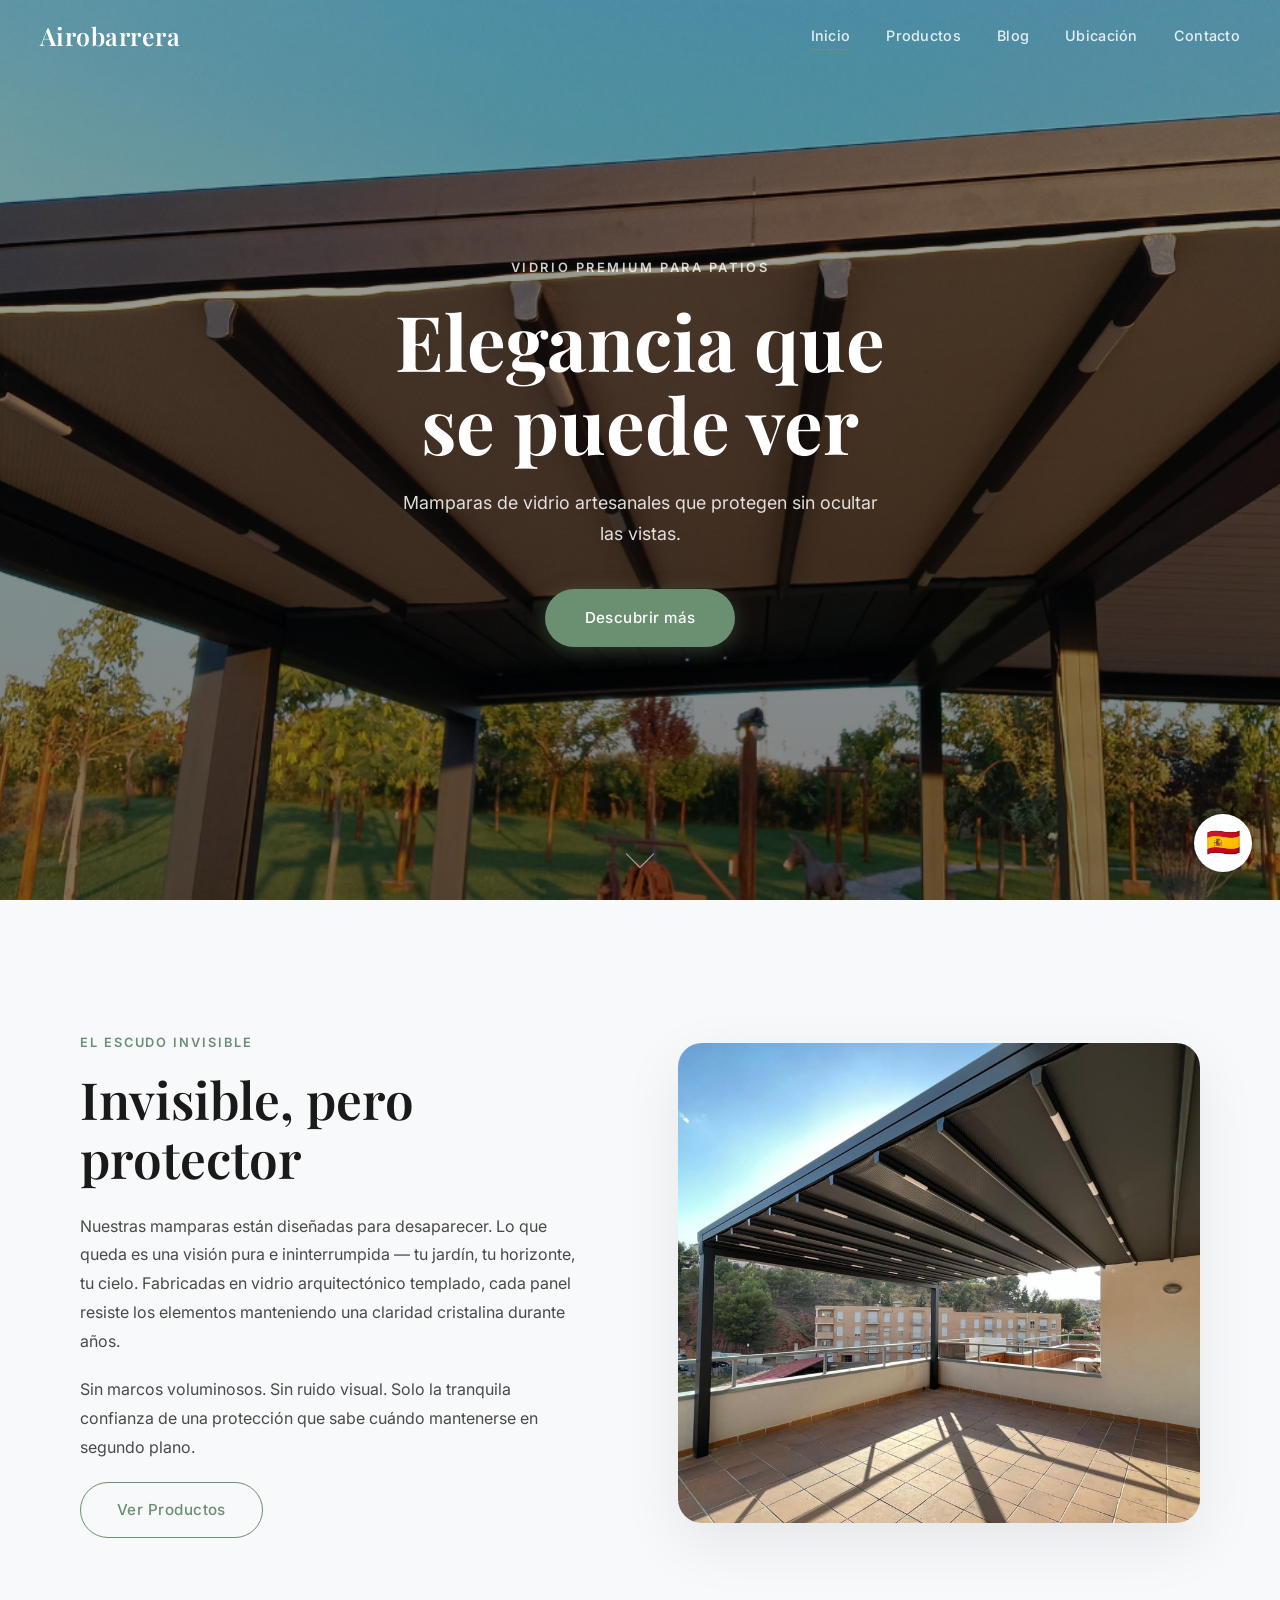
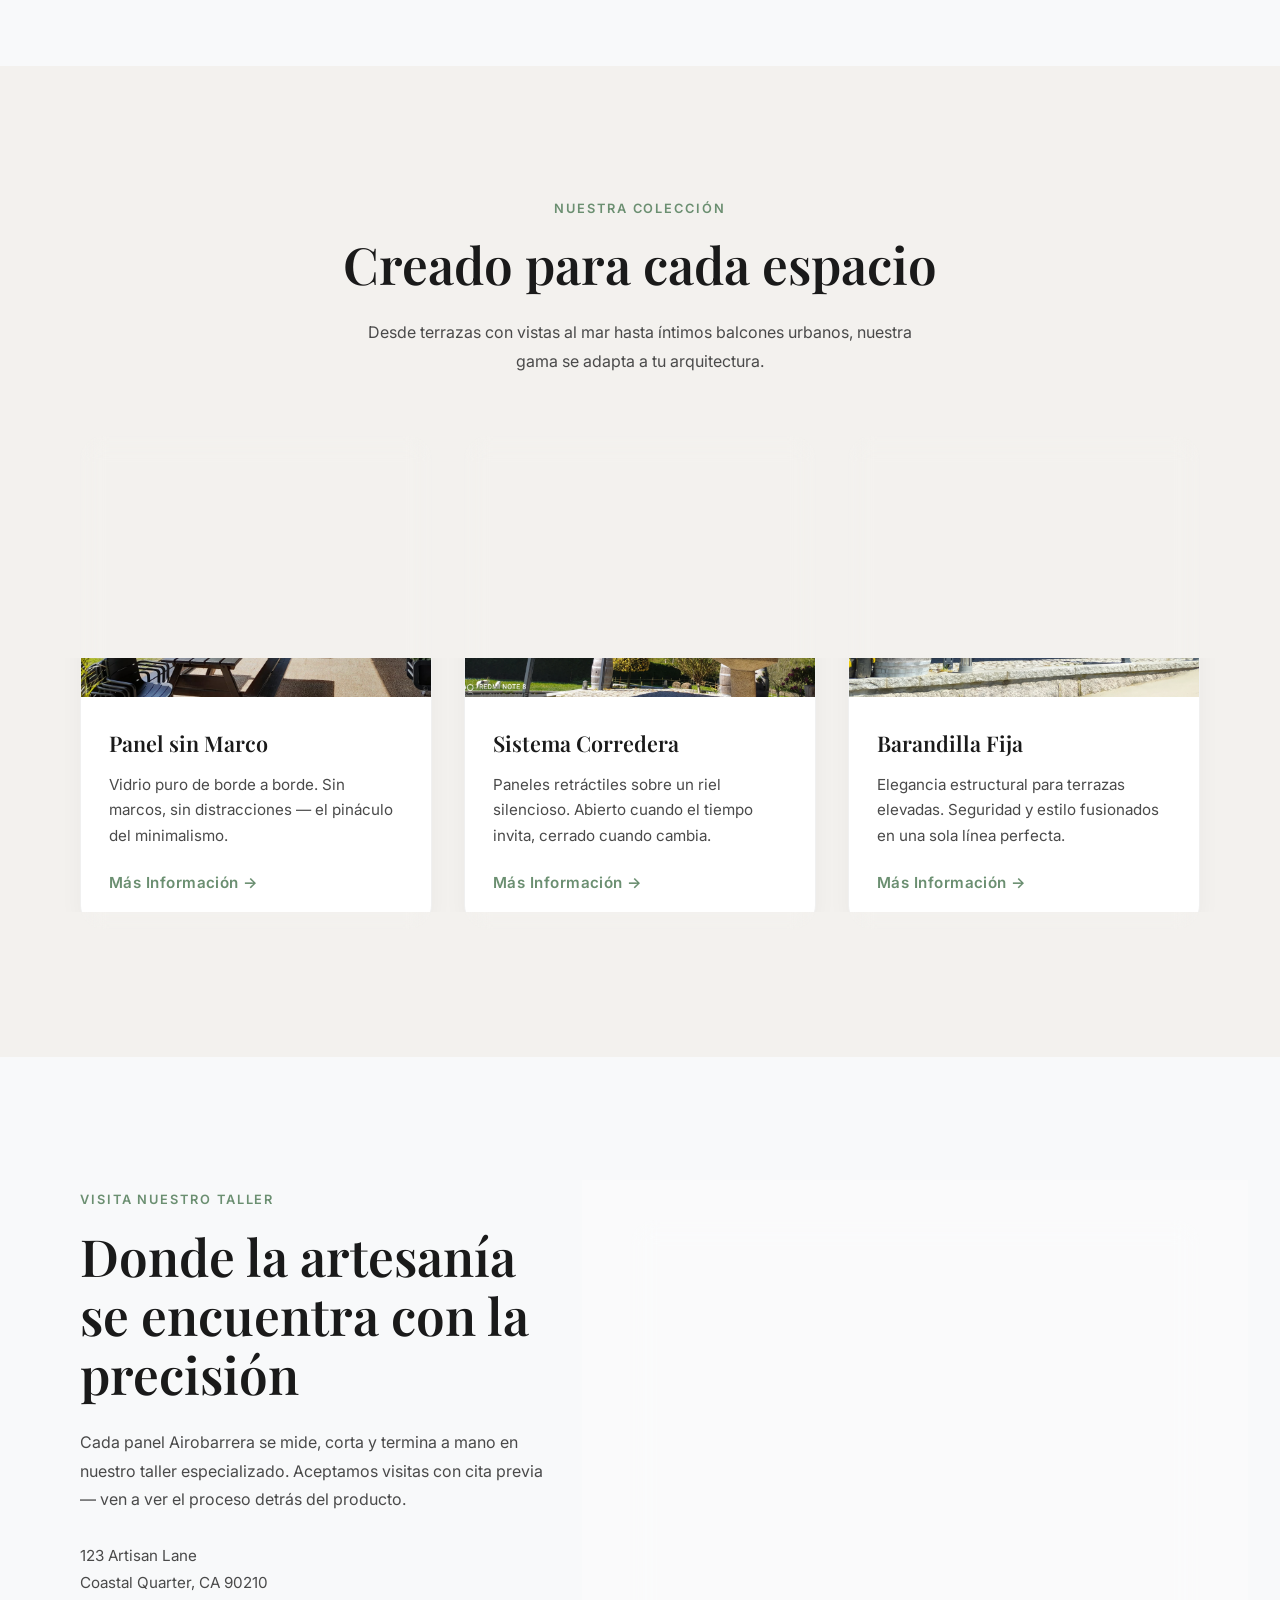
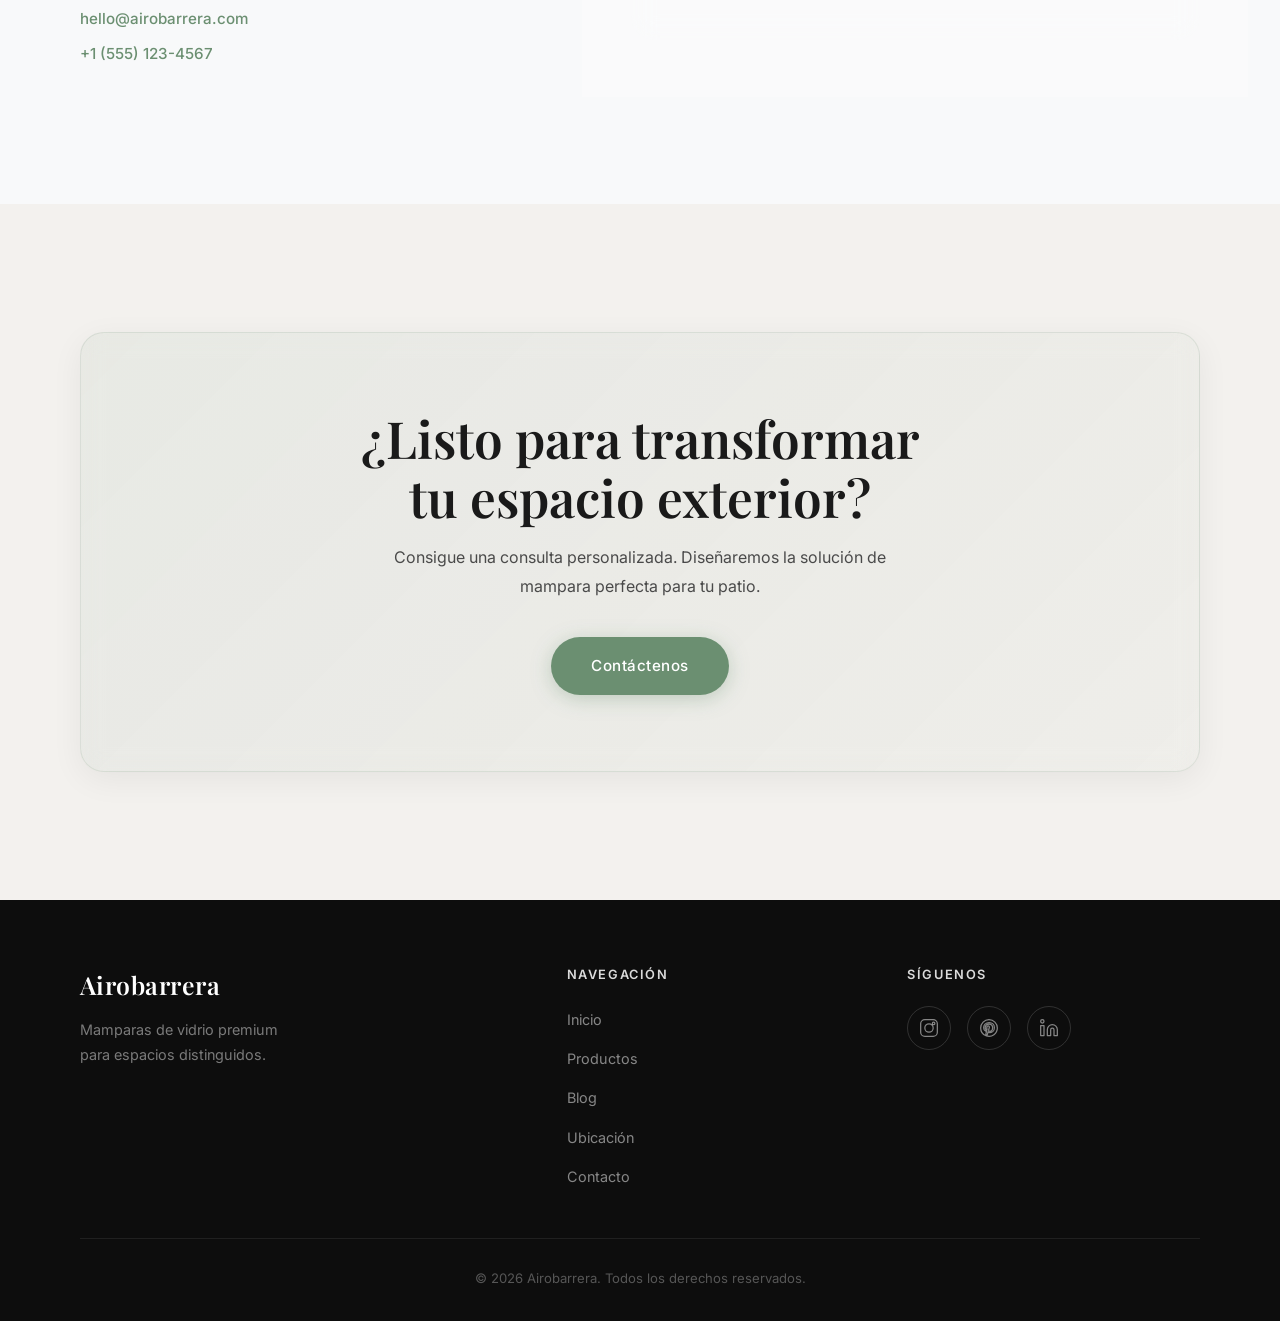
<file: index.html>
<!DOCTYPE html>
<html lang="en">
<head>
  <meta charset="UTF-8">
  <meta name="viewport" content="width=device-width, initial-scale=1.0">
  <meta name="description" content="Airobarrera — Premium glass windscreens for luxury patios. Invisible protection, timeless elegance.">
  <title>Airobarrera — Premium Patio Glass</title>
  <link rel="preconnect" href="https://fonts.googleapis.com">
  <link rel="preconnect" href="https://fonts.gstatic.com" crossorigin>
  <link href="https://fonts.googleapis.com/css2?family=Playfair+Display:wght@400;500;600;700&family=Inter:wght@300;400;500;600&display=swap" rel="stylesheet">
  <link rel="stylesheet" href="styles.css">
  <link rel="icon" type="image/png" href="assets/favicon/favicon.png">
</head>
<body>

  <!-- ═══════════════════════════════════════════
       HEADER — Sticky Glassmorphism Navigation
  ════════════════════════════════════════════ -->
  <header class="site-header" id="siteHeader">
    <div class="header-inner">
      <a href="index.html" class="logo" aria-label="Airobarrera Home">Airobarrera</a>
      <nav class="main-nav" id="mainNav" aria-label="Primary navigation">
        <ul class="nav-links">
          <li><a href="#hero" class="nav-link active" data-i18n="nav.home">Home</a></li>
          <li><a href="products.html" class="nav-link" data-i18n="nav.products">Products</a></li>
          <li><a href="blog.html" class="nav-link" data-i18n="nav.blog">Blog</a></li>
          <li><a href="#location" class="nav-link" data-i18n="nav.location">Location</a></li>
          <li><a href="#contact" class="nav-link" data-i18n="nav.contact">Contact</a></li>
        </ul>
      </nav>
      <button class="hamburger" id="hamburger" aria-label="Toggle menu" aria-expanded="false">
        <span class="hamburger-line"></span>
        <span class="hamburger-line"></span>
        <span class="hamburger-line"></span>
      </button>
    </div>
  </header>

  <main>

    <!-- ═══════════════════════════════════════════
         HERO — Full-viewport Immersive Statement
    ════════════════════════════════════════════ -->
    <section class="hero" id="hero">
      <div class="hero-bg" style="background-image: url('assets/Screenshot%202026-02-21%20at%2017.36.55.png');"></div>
      <div class="hero-overlay"></div>
      <div class="hero-content reveal">
        <span class="hero-eyebrow" data-i18n="hero.eyebrow">Premium Patio Glass</span>
        <h1 class="hero-title" data-i18n-html="hero.title">Elegance You<br>Can See Through</h1>
        <p class="hero-subtitle" data-i18n="hero.subtitle">Handcrafted glass windscreens that shield without hiding the view.</p>
        <a href="#about" class="btn btn-primary" data-i18n="hero.btn">Discover More</a>
      </div>
      <div class="hero-scroll-hint" aria-hidden="true">
        <span class="scroll-arrow"></span>
      </div>
    </section>

    <!-- ═══════════════════════════════════════════
         THE UNSEEN — Product Philosophy
    ════════════════════════════════════════════ -->
    <section class="unseen" id="about">
      <div class="container">
        <div class="unseen-grid">
          <div class="unseen-text reveal">
            <span class="section-eyebrow" data-i18n="about.eyebrow">The Unseen Shield</span>
            <h2 class="section-title" data-i18n-html="about.title">Invisible Yet<br>Protective</h2>
            <p class="section-body" data-i18n="about.body1">
              Our windscreens are engineered to disappear. What remains is pure, uninterrupted vision — 
              your garden, your horizon, your sky. Crafted from tempered architectural glass, each panel 
              withstands the elements while maintaining crystal clarity for years.
            </p>
            <p class="section-body" data-i18n="about.body2">
              No bulky frames. No visual noise. Just the quiet confidence of protection that knows 
              when to stay out of sight.
            </p>
            <a href="#products" class="btn btn-secondary" data-i18n="about.btn">View Products</a>
          </div>
          <div class="unseen-image reveal">
            <img src="assets/Screenshot%202026-02-21%20at%2017.37.03.png" alt="Transparent glass windscreen on a luxury patio" loading="lazy">
          </div>
        </div>
      </div>
    </section>

    <!-- ═══════════════════════════════════════════
         PRODUCTS — Showcase Cards
    ════════════════════════════════════════════ -->
    <section class="products" id="products">
      <div class="container">
        <div class="section-header reveal">
          <span class="section-eyebrow" data-i18n="products.eyebrow">Our Collection</span>
          <h2 class="section-title" data-i18n="products.title">Crafted for Every Space</h2>
          <p class="section-body section-body--centered" data-i18n="products.subtitle">
            From terraces overlooking the coast to intimate urban balconies, 
            our range adapts to your architecture.
          </p>
        </div>
        <div class="products-grid">
          <article class="product-card glass-card reveal">
            <div class="product-card-image">
              <img src="assets/Screenshot%202026-02-21%20at%2017.37.14.png" alt="Frameless glass windscreen panel" loading="lazy">
            </div>
            <div class="product-card-body">
              <h3 data-i18n="product1.title">Frameless Panel</h3>
              <p data-i18n="product1.desc">Pure edge-to-edge glass. No frames, no distractions — the pinnacle of minimalism.</p>
              <a href="#contact" class="btn btn-text" data-i18n="products.learn">Learn More &rarr;</a>
            </div>
          </article>
          <article class="product-card glass-card reveal">
            <div class="product-card-image">
              <img src="assets/Screenshot%202026-02-21%20at%2017.37.35.png" alt="Sliding glass windscreen system" loading="lazy">
            </div>
            <div class="product-card-body">
              <h3 data-i18n="product2.title">Sliding System</h3>
              <p data-i18n="product2.desc">Retractable panels on a whisper-quiet rail. Open when the weather invites, close when it turns.</p>
              <a href="#contact" class="btn btn-text" data-i18n="products.learn">Learn More &rarr;</a>
            </div>
          </article>
          <article class="product-card glass-card reveal">
            <div class="product-card-image">
              <img src="assets/Screenshot%202026-02-21%20at%2017.37.50.png" alt="Fixed glass balustrade windscreen" loading="lazy">
            </div>
            <div class="product-card-body">
              <h3 data-i18n="product3.title">Fixed Balustrade</h3>
              <p data-i18n="product3.desc">Structural elegance for elevated terraces. Safety and style fused into a single seamless line.</p>
              <a href="#contact" class="btn btn-text" data-i18n="products.learn">Learn More &rarr;</a>
            </div>
          </article>
        </div>
      </div>
    </section>

    <!-- ═══════════════════════════════════════════
         LOCATION — Workshop Map
    ════════════════════════════════════════════ -->
    <section class="location" id="location">
      <div class="container">
        <div class="location-grid">
          <div class="location-text reveal">
            <span class="section-eyebrow" data-i18n="location.eyebrow">Visit Our Workshop</span>
            <h2 class="section-title" data-i18n-html="location.title">Where Craft<br>Meets Precision</h2>
            <p class="section-body" data-i18n="location.body">
              Every Airobarrera panel is measured, cut, and finished by hand in our dedicated workshop. 
              We welcome visits by appointment — come see the process behind the product.
            </p>
            <address class="location-address">
              <p>123 Artisan Lane<br>Coastal Quarter, CA 90210</p>
              <p><a href="mailto:hello@airobarrera.com">hello@airobarrera.com</a></p>
              <p><a href="tel:+15551234567">+1 (555) 123-4567</a></p>
            </address>
          </div>
          <div class="location-map glass-card reveal">
            <iframe 
              title="Airobarrera workshop location"
              src="https://www.google.com/maps/embed?pb=!1m18!1m12!1m3!1d3153.835434509226!2d-122.4194!3d37.7749!2m3!1f0!2f0!3f0!3m2!1i1024!2i768!4f13.1!3m3!1m2!1s0x0%3A0x0!2zMzfCsDQ2JzI5LjYiTiAxMjLCsDI1JzA5LjgiVw!5e0!3m2!1sen!2sus!4v1600000000000" 
              width="100%" 
              height="100%" 
              style="border:0;" 
              allowfullscreen="" 
              loading="lazy" 
              referrerpolicy="no-referrer-when-downgrade">
            </iframe>
          </div>
        </div>
      </div>
    </section>

    <!-- ═══════════════════════════════════════════
         CONTACT CTA — Final Conversion
    ════════════════════════════════════════════ -->
    <section class="cta" id="contact">
      <div class="container">
        <div class="cta-inner glass-card reveal">
          <h2 class="section-title" data-i18n-html="cta.title">Ready to Transform<br>Your Outdoor Space?</h2>
          <p class="section-body section-body--centered" data-i18n="cta.body">
            Get a bespoke consultation. We'll design the perfect windscreen solution for your patio.
          </p>
          <a href="mailto:hello@airobarrera.com" class="btn btn-primary" data-i18n="cta.btn">Get in Touch</a>
        </div>
      </div>
    </section>

  </main>

  <!-- ═══════════════════════════════════════════
       FOOTER — Minimalist
  ════════════════════════════════════════════ -->
  <footer class="site-footer">
    <div class="container">
      <div class="footer-grid">
        <div class="footer-brand">
          <a href="index.html" class="logo">Airobarrera</a>
          <p class="footer-tagline" data-i18n-html="footer.tagline">Premium glass windscreens<br>for discerning spaces.</p>
        </div>
        <nav class="footer-nav" aria-label="Footer navigation">
          <h4 data-i18n="footer.nav">Navigation</h4>
          <ul>
            <li><a href="index.html" data-i18n="nav.home">Home</a></li>
            <li><a href="products.html" data-i18n="nav.products">Products</a></li>
            <li><a href="blog.html" data-i18n="nav.blog">Blog</a></li>
            <li><a href="index.html#location" data-i18n="nav.location">Location</a></li>
            <li><a href="index.html#contact" data-i18n="nav.contact">Contact</a></li>
          </ul>
        </nav>
        <div class="footer-social">
          <h4 data-i18n="footer.follow">Follow Us</h4>
          <div class="social-grid">
            <a href="#" class="social-link" aria-label="Instagram">
              <svg width="20" height="20" viewBox="0 0 24 24" fill="none" stroke="currentColor" stroke-width="1.5" stroke-linecap="round" stroke-linejoin="round"><rect x="2" y="2" width="20" height="20" rx="5"/><circle cx="12" cy="12" r="5"/><circle cx="17.5" cy="6.5" r="1.5"/></svg>
            </a>
            <a href="#" class="social-link" aria-label="Pinterest">
              <svg width="20" height="20" viewBox="0 0 24 24" fill="none" stroke="currentColor" stroke-width="1.5" stroke-linecap="round" stroke-linejoin="round"><path d="M12 2C6.48 2 2 6.48 2 12c0 4.24 2.65 7.86 6.39 9.29-.09-.78-.17-1.98.04-2.83.18-.77 1.2-5.08 1.2-5.08s-.31-.61-.31-1.51c0-1.42.82-2.48 1.84-2.48.87 0 1.29.65 1.29 1.43 0 .87-.55 2.18-.84 3.39-.24 1.01.51 1.83 1.5 1.83 1.81 0 3.2-1.91 3.2-4.66 0-2.44-1.75-4.14-4.26-4.14-2.9 0-4.6 2.17-4.6 4.42 0 .88.34 1.82.76 2.33.08.1.09.19.07.29l-.29 1.15c-.04.18-.15.22-.34.13-1.26-.59-2.05-2.42-2.05-3.9 0-3.17 2.3-6.08 6.64-6.08 3.49 0 6.19 2.49 6.19 5.81 0 3.46-2.18 6.25-5.21 6.25-1.02 0-1.97-.53-2.3-1.15l-.62 2.38c-.23.87-.84 1.96-1.25 2.63A10 10 0 0 0 22 12c0-5.52-4.48-10-10-10z"/></svg>
            </a>
            <a href="#" class="social-link" aria-label="LinkedIn">
              <svg width="20" height="20" viewBox="0 0 24 24" fill="none" stroke="currentColor" stroke-width="1.5" stroke-linecap="round" stroke-linejoin="round"><path d="M16 8a6 6 0 0 1 6 6v7h-4v-7a2 2 0 0 0-4 0v7h-4v-7a6 6 0 0 1 6-6z"/><rect x="2" y="9" width="4" height="12"/><circle cx="4" cy="4" r="2"/></svg>
            </a>
          </div>
        </div>
      </div>
      <div class="footer-bottom">
        <p data-i18n="footer.copy">&copy; 2026 Airobarrera. All rights reserved.</p>
      </div>
    </div>
  </footer>

  <!-- Language Switcher Widget -->
  <div class="lang-switcher" id="langSwitcher" role="region" aria-label="Language selector">
    <div class="lang-options" id="langOptions" aria-hidden="true">
      <button class="lang-btn" data-lang="en" aria-label="Switch to English">🇬🇧</button>
      <button class="lang-btn" data-lang="fr" aria-label="Basculer en français">🇫🇷</button>
      <button class="lang-btn" data-lang="es" aria-label="Cambiar a español">🇪🇸</button>
    </div>
    <button class="lang-toggle" id="langToggle" aria-label="Language selector" aria-expanded="false">
      <span id="currentFlag">🇪🇸</span>
    </button>
  </div>

  <script src="script.js"></script>
</body>
</html>
</file>
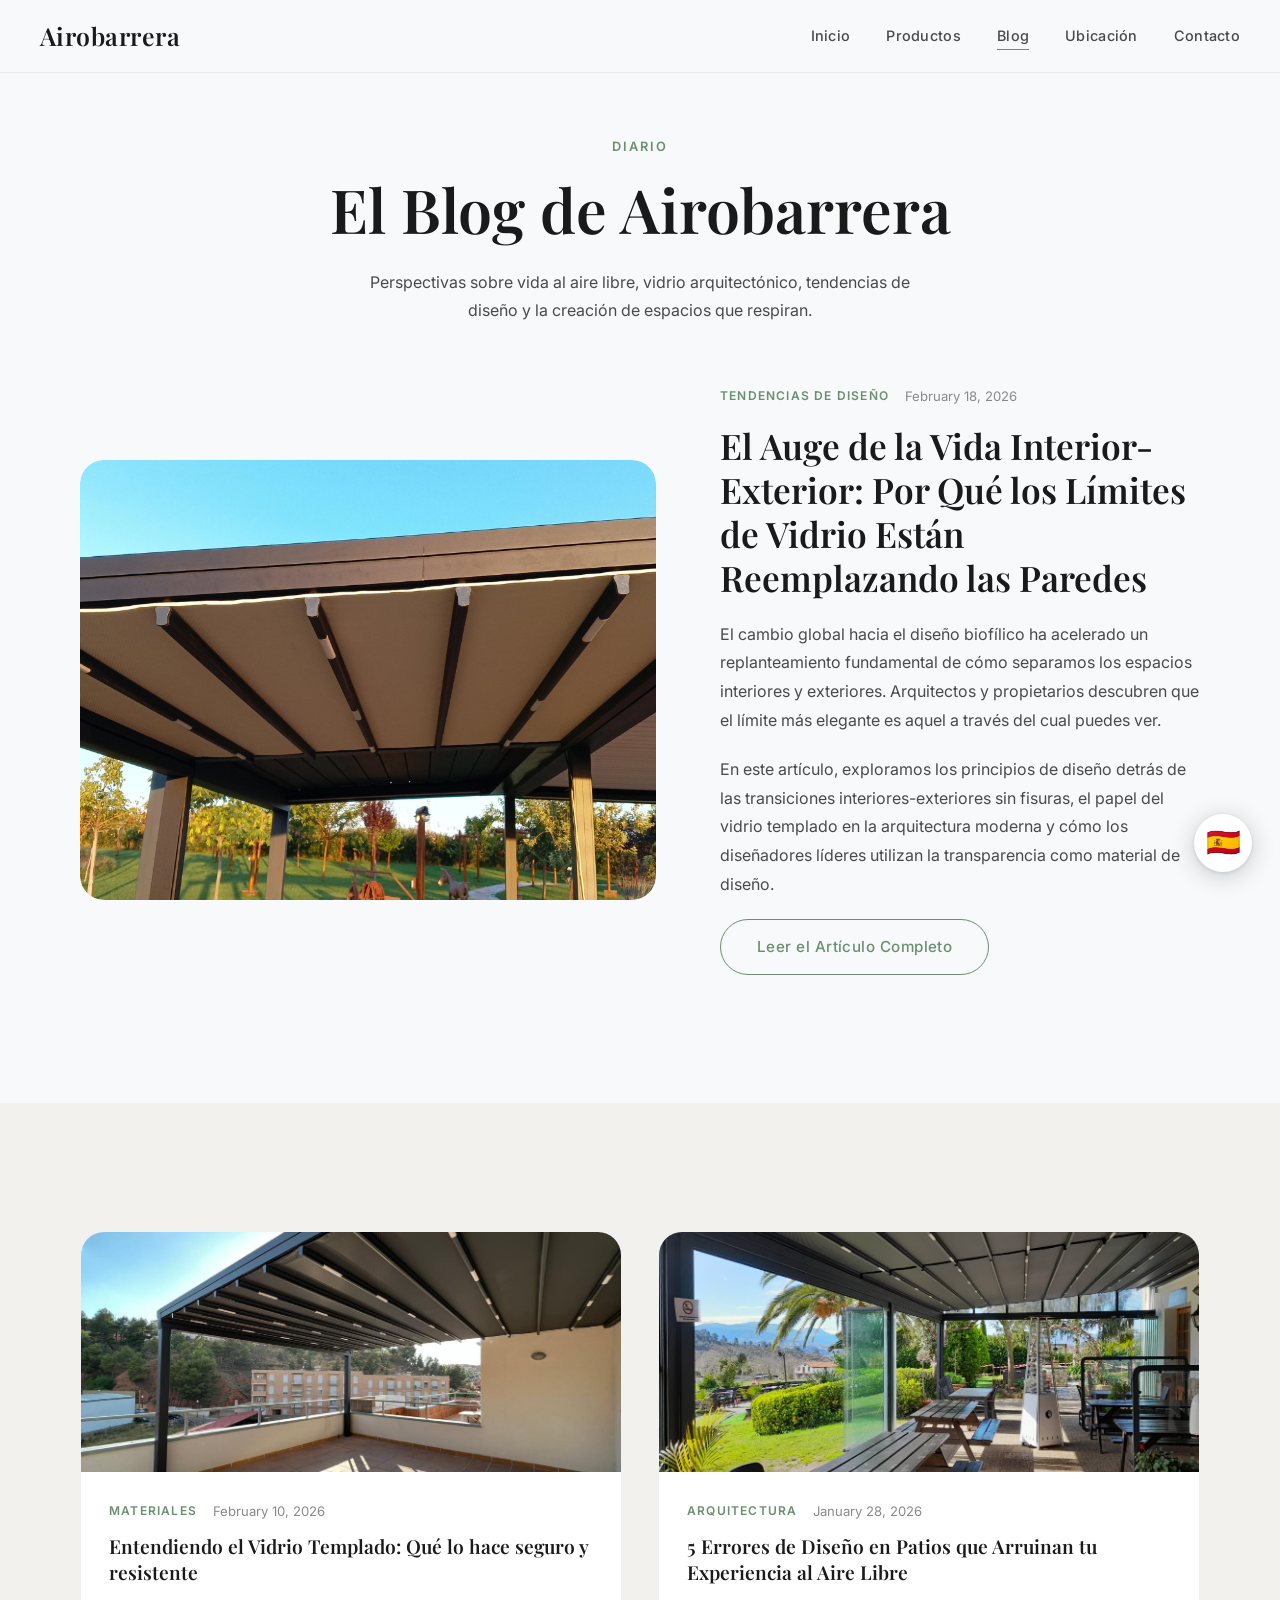
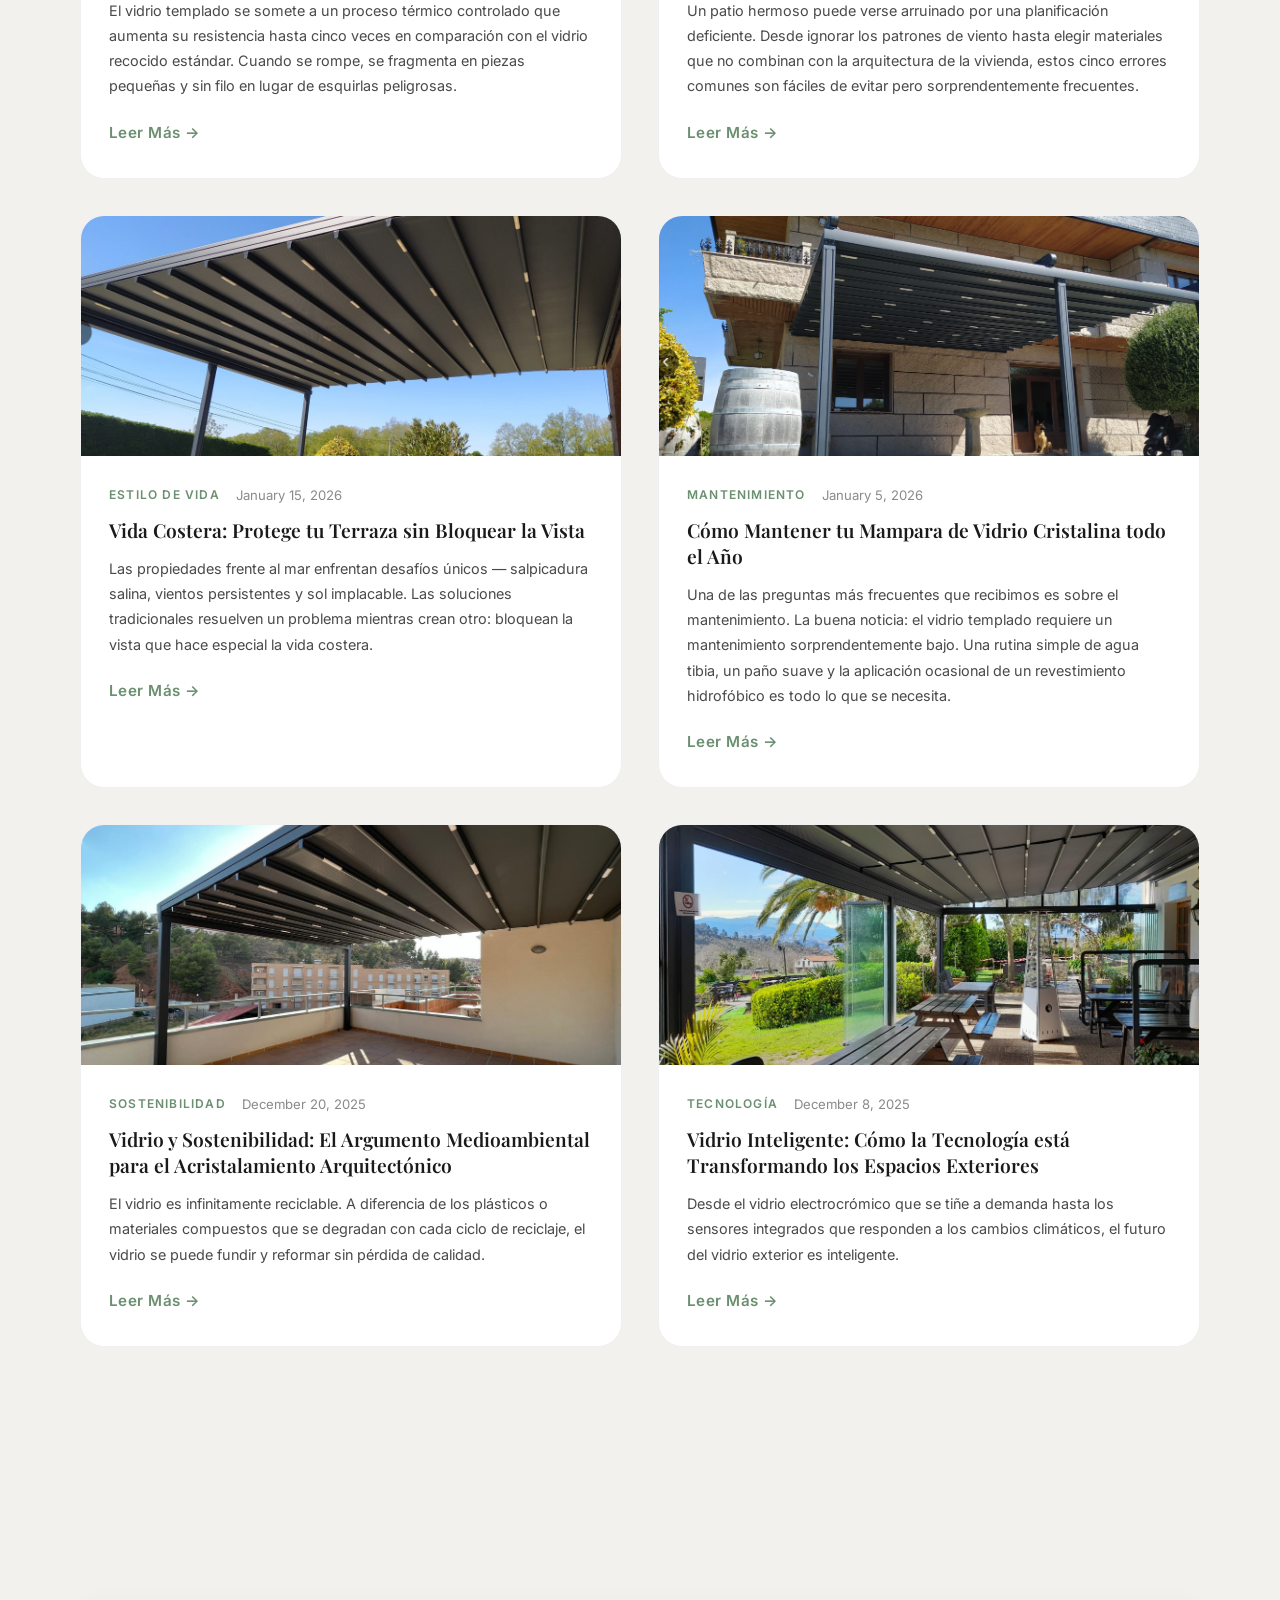
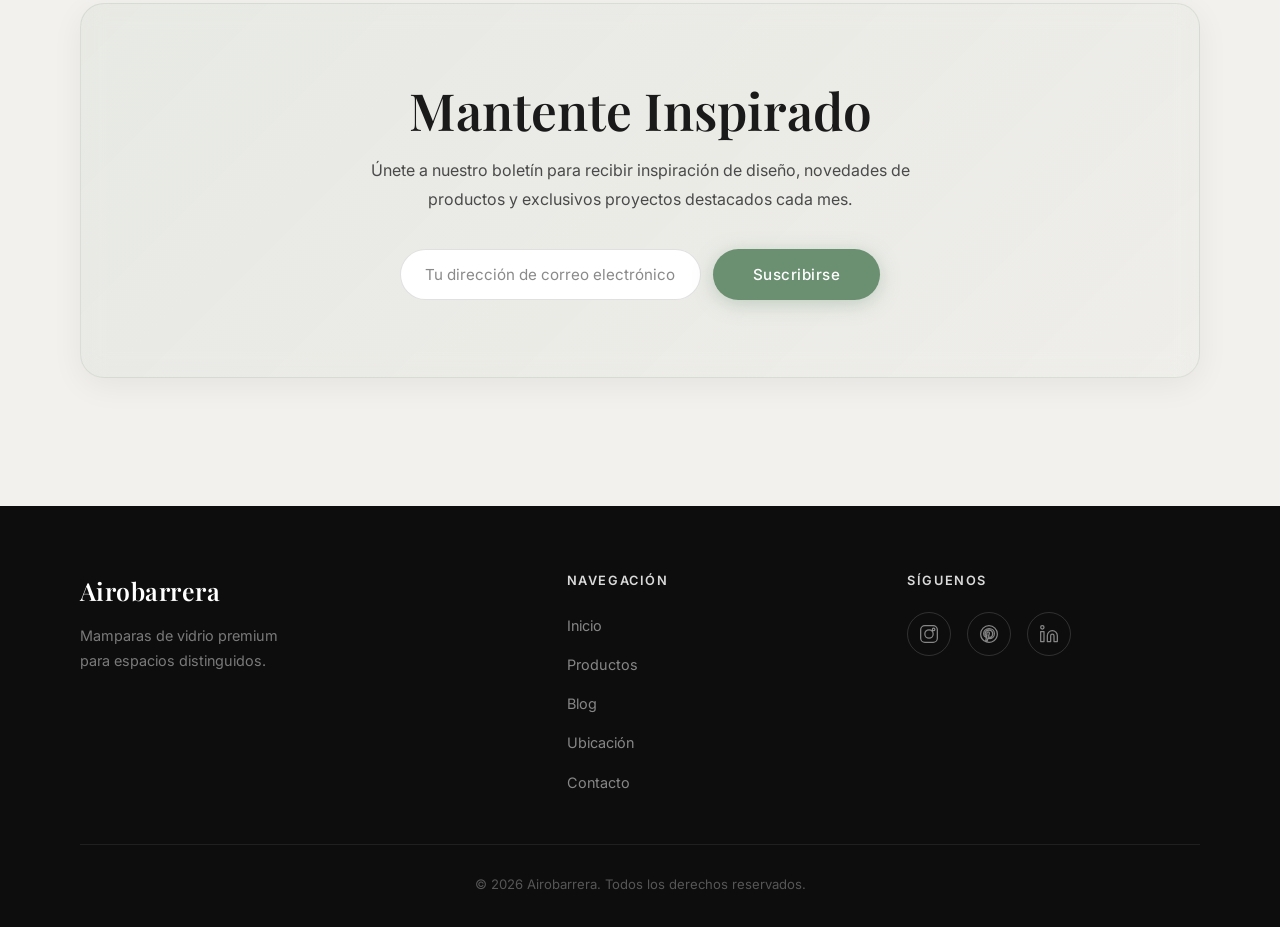
<file: blog.html>
<!DOCTYPE html>
<html lang="en">
<head>
  <meta charset="UTF-8">
  <meta name="viewport" content="width=device-width, initial-scale=1.0">
  <meta name="description" content="Airobarrera Blog — Insights on outdoor living, glass architecture, patio design trends, and home improvement.">
  <title>Blog — Airobarrera</title>
  <link rel="preconnect" href="https://fonts.googleapis.com">
  <link rel="preconnect" href="https://fonts.gstatic.com" crossorigin>
  <link href="https://fonts.googleapis.com/css2?family=Playfair+Display:wght@400;500;600;700&family=Inter:wght@300;400;500;600&display=swap" rel="stylesheet">
  <link rel="stylesheet" href="styles.css">
  <link rel="icon" type="image/png" href="assets/favicon/favicon.png">
</head>
<body class="page-inner">

  <!-- HEADER -->
  <header class="site-header scrolled" id="siteHeader">
    <div class="header-inner">
      <a href="index.html" class="logo" aria-label="Airobarrera Home">Airobarrera</a>
      <nav class="main-nav" id="mainNav" aria-label="Primary navigation">
        <ul class="nav-links">
          <li><a href="index.html" class="nav-link" data-i18n="nav.home">Home</a></li>
          <li><a href="products.html" class="nav-link" data-i18n="nav.products">Products</a></li>
          <li><a href="blog.html" class="nav-link active" data-i18n="nav.blog">Blog</a></li>
          <li><a href="index.html#location" class="nav-link" data-i18n="nav.location">Location</a></li>
          <li><a href="index.html#contact" class="nav-link" data-i18n="nav.contact">Contact</a></li>
        </ul>
      </nav>
      <button class="hamburger" id="hamburger" aria-label="Toggle menu" aria-expanded="false">
        <span class="hamburger-line"></span>
        <span class="hamburger-line"></span>
        <span class="hamburger-line"></span>
      </button>
    </div>
  </header>

  <main>

    <!-- ═══════════════════════════════════════════
         BLOG HEADER
    ════════════════════════════════════════════ -->
    <section class="blog-header">
      <div class="container">
        <div class="blog-header-content reveal">
          <span class="section-eyebrow" data-i18n="blog.eyebrow">Journal</span>
          <h1 class="section-title" style="font-size: clamp(2.4rem, 5vw, 3.8rem);" data-i18n="blog.title">The Airobarrera Blog</h1>
          <p class="section-body section-body--centered" data-i18n="blog.subtitle">
            Insights on outdoor living, architectural glass, design trends, and creating spaces that breathe.
          </p>
        </div>
      </div>
    </section>

    <!-- ═══════════════════════════════════════════
         FEATURED POST
    ════════════════════════════════════════════ -->
    <section class="blog-featured">
      <div class="container">
        <article class="featured-post reveal">
          <div class="featured-post-image">
            <img src="assets/Screenshot%202026-02-21%20at%2017.36.55.png" alt="Modern patio with glass windscreen at sunset" loading="lazy">
          </div>
          <div class="featured-post-body">
            <div class="post-meta">
              <span class="post-category" data-i18n="blog.post1.category">Design Trends</span>
              <time datetime="2026-02-18">February 18, 2026</time>
            </div>
            <h2 class="featured-post-title" data-i18n="blog.post1.title">The Rise of Indoor-Outdoor Living: Why Glass Boundaries Are Replacing Walls</h2>
            <p class="section-body" data-i18n="blog.post1.body1">
              The global shift toward biophilic design has accelerated a fundamental rethinking of how we 
              separate interior and exterior spaces. Architects and homeowners alike are discovering that 
              the most elegant boundary is one you can see through. Glass windscreens sit at the heart 
              of this movement — offering protection without enclosure, shelter without shadow.
            </p>
            <p class="section-body" data-i18n="blog.post1.body2">
              In this article, we explore the design principles behind seamless indoor-outdoor transitions, 
              the role of tempered glass in modern architecture, and how leading designers are using 
              transparency as a design material in its own right.
            </p>
            <a href="#" class="btn btn-secondary" data-i18n="blog.post1.btn">Read Full Article</a>
          </div>
        </article>
      </div>
    </section>

    <!-- ═══════════════════════════════════════════
         BLOG GRID
    ════════════════════════════════════════════ -->
    <section class="blog-grid-section">
      <div class="container">
        <div class="blog-grid">

          <!-- Post 1 -->
          <article class="blog-card reveal">
            <div class="blog-card-image">
              <img src="assets/Screenshot%202026-02-21%20at%2017.37.03.png" alt="Tempered glass production process" loading="lazy">
            </div>
            <div class="blog-card-body">
              <div class="post-meta">
                <span class="post-category" data-i18n="blog.post2.category">Materials</span>
                <time datetime="2026-02-10">February 10, 2026</time>
              </div>
              <h3 data-i18n="blog.post2.title">Understanding Tempered Glass: What Makes It Safe and Strong</h3>
              <p data-i18n="blog.post2.body">
                Tempered glass undergoes a controlled thermal process that increases its strength 
                by up to five times compared to standard annealed glass. When it does break, it 
                shatters into small, blunt fragments rather than dangerous shards — making it the 
                gold standard for architectural safety glazing. We break down the science behind 
                the tempering process and why it matters for your outdoor installation.
              </p>
              <a href="#" class="btn btn-text" data-i18n="blog.post2.btn">Read More &rarr;</a>
            </div>
          </article>

          <!-- Post 2 -->
          <article class="blog-card reveal">
            <div class="blog-card-image">
              <img src="assets/Screenshot%202026-02-21%20at%2017.37.14.png" alt="Minimalist patio design with glass screens" loading="lazy">
            </div>
            <div class="blog-card-body">
              <div class="post-meta">
                <span class="post-category" data-i18n="blog.post3.category">Architecture</span>
                <time datetime="2026-01-28">January 28, 2026</time>
              </div>
              <h3 data-i18n="blog.post3.title">5 Patio Design Mistakes That Ruin Your Outdoor Experience</h3>
              <p data-i18n="blog.post3.body">
                A beautiful patio can be undone by poor planning. From ignoring wind patterns 
                to choosing materials that clash with the home's architecture, these five common errors 
                are easy to avoid but surprisingly prevalent. Learn how professional landscape architects 
                approach patio design, and why wind protection should be considered from day one.
              </p>
              <a href="#" class="btn btn-text" data-i18n="blog.post3.btn">Read More &rarr;</a>
            </div>
          </article>

          <!-- Post 3 -->
          <article class="blog-card reveal">
            <div class="blog-card-image">
              <img src="assets/Screenshot%202026-02-21%20at%2017.37.35.png" alt="Coastal home terrace with wind protection" loading="lazy">
            </div>
            <div class="blog-card-body">
              <div class="post-meta">
                <span class="post-category" data-i18n="blog.post4.category">Lifestyle</span>
                <time datetime="2026-01-15">January 15, 2026</time>
              </div>
              <h3 data-i18n="blog.post4.title">Coastal Living: Protecting Your Terrace Without Blocking the View</h3>
              <p data-i18n="blog.post4.body">
                Oceanfront properties face unique challenges — salt spray, persistent winds, and the 
                relentless sun. Traditional solutions like solid walls or timber screens solve one problem 
                while creating another: they block the very view that makes coastal living special. 
                Glass windscreens offer a third way, and the results speak for themselves.
              </p>
              <a href="#" class="btn btn-text" data-i18n="blog.post4.btn">Read More &rarr;</a>
            </div>
          </article>

          <!-- Post 4 -->
          <article class="blog-card reveal">
            <div class="blog-card-image">
              <img src="assets/Screenshot%202026-02-21%20at%2017.37.50.png" alt="Glass balustrade detail shot" loading="lazy">
            </div>
            <div class="blog-card-body">
              <div class="post-meta">
                <span class="post-category" data-i18n="blog.post5.category">Maintenance</span>
                <time datetime="2026-01-05">January 5, 2026</time>
              </div>
              <h3 data-i18n="blog.post5.title">How to Keep Your Glass Windscreen Crystal Clear Year-Round</h3>
              <p data-i18n="blog.post5.body">
                One of the most common questions we receive is about maintenance. The good news: 
                tempered glass is remarkably low-maintenance. A simple routine of warm water, a soft cloth, 
                and the occasional application of a hydrophobic coating is all it takes. We share our 
                recommended cleaning schedule and the products our installers use on their own homes.
              </p>
              <a href="#" class="btn btn-text" data-i18n="blog.post5.btn">Read More &rarr;</a>
            </div>
          </article>

          <!-- Post 5 -->
          <article class="blog-card reveal">
            <div class="blog-card-image">
              <img src="assets/Screenshot%202026-02-21%20at%2017.37.03.png" alt="Sustainable architecture with glass elements" loading="lazy">
            </div>
            <div class="blog-card-body">
              <div class="post-meta">
                <span class="post-category" data-i18n="blog.post6.category">Sustainability</span>
                <time datetime="2025-12-20">December 20, 2025</time>
              </div>
              <h3 data-i18n="blog.post6.title">Glass and Sustainability: The Environmental Case for Architectural Glazing</h3>
              <p data-i18n="blog.post6.body">
                Glass is infinitely recyclable. Unlike plastics or composite materials that degrade 
                with each recycling cycle, glass can be melted and reformed without any loss in quality. 
                We examine the full lifecycle of architectural glass — from sand to installation to eventual 
                recycling — and why it's one of the most sustainable building materials available.
              </p>
              <a href="#" class="btn btn-text" data-i18n="blog.post6.btn">Read More &rarr;</a>
            </div>
          </article>

          <!-- Post 6 -->
          <article class="blog-card reveal">
            <div class="blog-card-image">
              <img src="assets/Screenshot%202026-02-21%20at%2017.37.14.png" alt="Smart home technology integration" loading="lazy">
            </div>
            <div class="blog-card-body">
              <div class="post-meta">
                <span class="post-category" data-i18n="blog.post7.category">Technology</span>
                <time datetime="2025-12-08">December 8, 2025</time>
              </div>
              <h3 data-i18n="blog.post7.title">Smart Glass: How Technology Is Transforming Outdoor Spaces</h3>
              <p data-i18n="blog.post7.body">
                From electrochromic glass that tints on demand to integrated sensors that respond 
                to weather changes, the future of outdoor glass is intelligent. We look at the smart 
                technologies already available for patio windscreens and what innovations are on the 
                horizon for homeowners who want their outdoor spaces to think for themselves.
              </p>
              <a href="#" class="btn btn-text" data-i18n="blog.post7.btn">Read More &rarr;</a>
            </div>
          </article>

        </div>
      </div>
    </section>

    <!-- ═══════════════════════════════════════════
         NEWSLETTER CTA
    ════════════════════════════════════════════ -->
    <section class="cta">
      <div class="container">
        <div class="cta-inner glass-card reveal">
          <h2 class="section-title" data-i18n="blog.newsletter.title">Stay Inspired</h2>
          <p class="section-body section-body--centered" data-i18n="blog.newsletter.body">
            Join our newsletter for design insights, product updates, and exclusive project showcases delivered monthly.
          </p>
          <div class="newsletter-form">
            <input type="email" placeholder="Your email address" class="newsletter-input" aria-label="Email address" data-i18n-placeholder="blog.newsletter.placeholder">
            <button type="button" class="btn btn-primary newsletter-btn" data-i18n="blog.newsletter.btn">Subscribe</button>
          </div>
        </div>
      </div>
    </section>

  </main>

  <!-- FOOTER -->
  <footer class="site-footer">
    <div class="container">
      <div class="footer-grid">
        <div class="footer-brand">
          <a href="index.html" class="logo">Airobarrera</a>
          <p class="footer-tagline" data-i18n-html="footer.tagline">Premium glass windscreens<br>for discerning spaces.</p>
        </div>
        <nav class="footer-nav" aria-label="Footer navigation">
          <h4 data-i18n="footer.nav">Navigation</h4>
          <ul>
            <li><a href="index.html" data-i18n="nav.home">Home</a></li>
            <li><a href="products.html" data-i18n="nav.products">Products</a></li>
            <li><a href="blog.html" data-i18n="nav.blog">Blog</a></li>
            <li><a href="index.html#location" data-i18n="nav.location">Location</a></li>
            <li><a href="index.html#contact" data-i18n="nav.contact">Contact</a></li>
          </ul>
        </nav>
        <div class="footer-social">
          <h4 data-i18n="footer.follow">Follow Us</h4>
          <div class="social-grid">
            <a href="#" class="social-link" aria-label="Instagram">
              <svg width="20" height="20" viewBox="0 0 24 24" fill="none" stroke="currentColor" stroke-width="1.5" stroke-linecap="round" stroke-linejoin="round"><rect x="2" y="2" width="20" height="20" rx="5"/><circle cx="12" cy="12" r="5"/><circle cx="17.5" cy="6.5" r="1.5"/></svg>
            </a>
            <a href="#" class="social-link" aria-label="Pinterest">
              <svg width="20" height="20" viewBox="0 0 24 24" fill="none" stroke="currentColor" stroke-width="1.5" stroke-linecap="round" stroke-linejoin="round"><path d="M12 2C6.48 2 2 6.48 2 12c0 4.24 2.65 7.86 6.39 9.29-.09-.78-.17-1.98.04-2.83.18-.77 1.2-5.08 1.2-5.08s-.31-.61-.31-1.51c0-1.42.82-2.48 1.84-2.48.87 0 1.29.65 1.29 1.43 0 .87-.55 2.18-.84 3.39-.24 1.01.51 1.83 1.5 1.83 1.81 0 3.2-1.91 3.2-4.66 0-2.44-1.75-4.14-4.26-4.14-2.9 0-4.6 2.17-4.6 4.42 0 .88.34 1.82.76 2.33.08.1.09.19.07.29l-.29 1.15c-.04.18-.15.22-.34.13-1.26-.59-2.05-2.42-2.05-3.9 0-3.17 2.3-6.08 6.64-6.08 3.49 0 6.19 2.49 6.19 5.81 0 3.46-2.18 6.25-5.21 6.25-1.02 0-1.97-.53-2.3-1.15l-.62 2.38c-.23.87-.84 1.96-1.25 2.63A10 10 0 0 0 22 12c0-5.52-4.48-10-10-10z"/></svg>
            </a>
            <a href="#" class="social-link" aria-label="LinkedIn">
              <svg width="20" height="20" viewBox="0 0 24 24" fill="none" stroke="currentColor" stroke-width="1.5" stroke-linecap="round" stroke-linejoin="round"><path d="M16 8a6 6 0 0 1 6 6v7h-4v-7a2 2 0 0 0-4 0v7h-4v-7a6 6 0 0 1 6-6z"/><rect x="2" y="9" width="4" height="12"/><circle cx="4" cy="4" r="2"/></svg>
            </a>
          </div>
        </div>
      </div>
      <div class="footer-bottom">
        <p data-i18n="footer.copy">&copy; 2026 Airobarrera. All rights reserved.</p>
      </div>
    </div>
  </footer>

  <!-- Language Switcher Widget -->
  <div class="lang-switcher" id="langSwitcher" role="region" aria-label="Language selector">
    <div class="lang-options" id="langOptions" aria-hidden="true">
      <button class="lang-btn" data-lang="en" aria-label="Switch to English">🇬🇧</button>
      <button class="lang-btn" data-lang="fr" aria-label="Basculer en français">🇫🇷</button>
      <button class="lang-btn" data-lang="es" aria-label="Cambiar a español">🇪🇸</button>
    </div>
    <button class="lang-toggle" id="langToggle" aria-label="Language selector" aria-expanded="false">
      <span id="currentFlag">🇪🇸</span>
    </button>
  </div>

  <script src="script.js"></script>
</body>
</html>
</file>
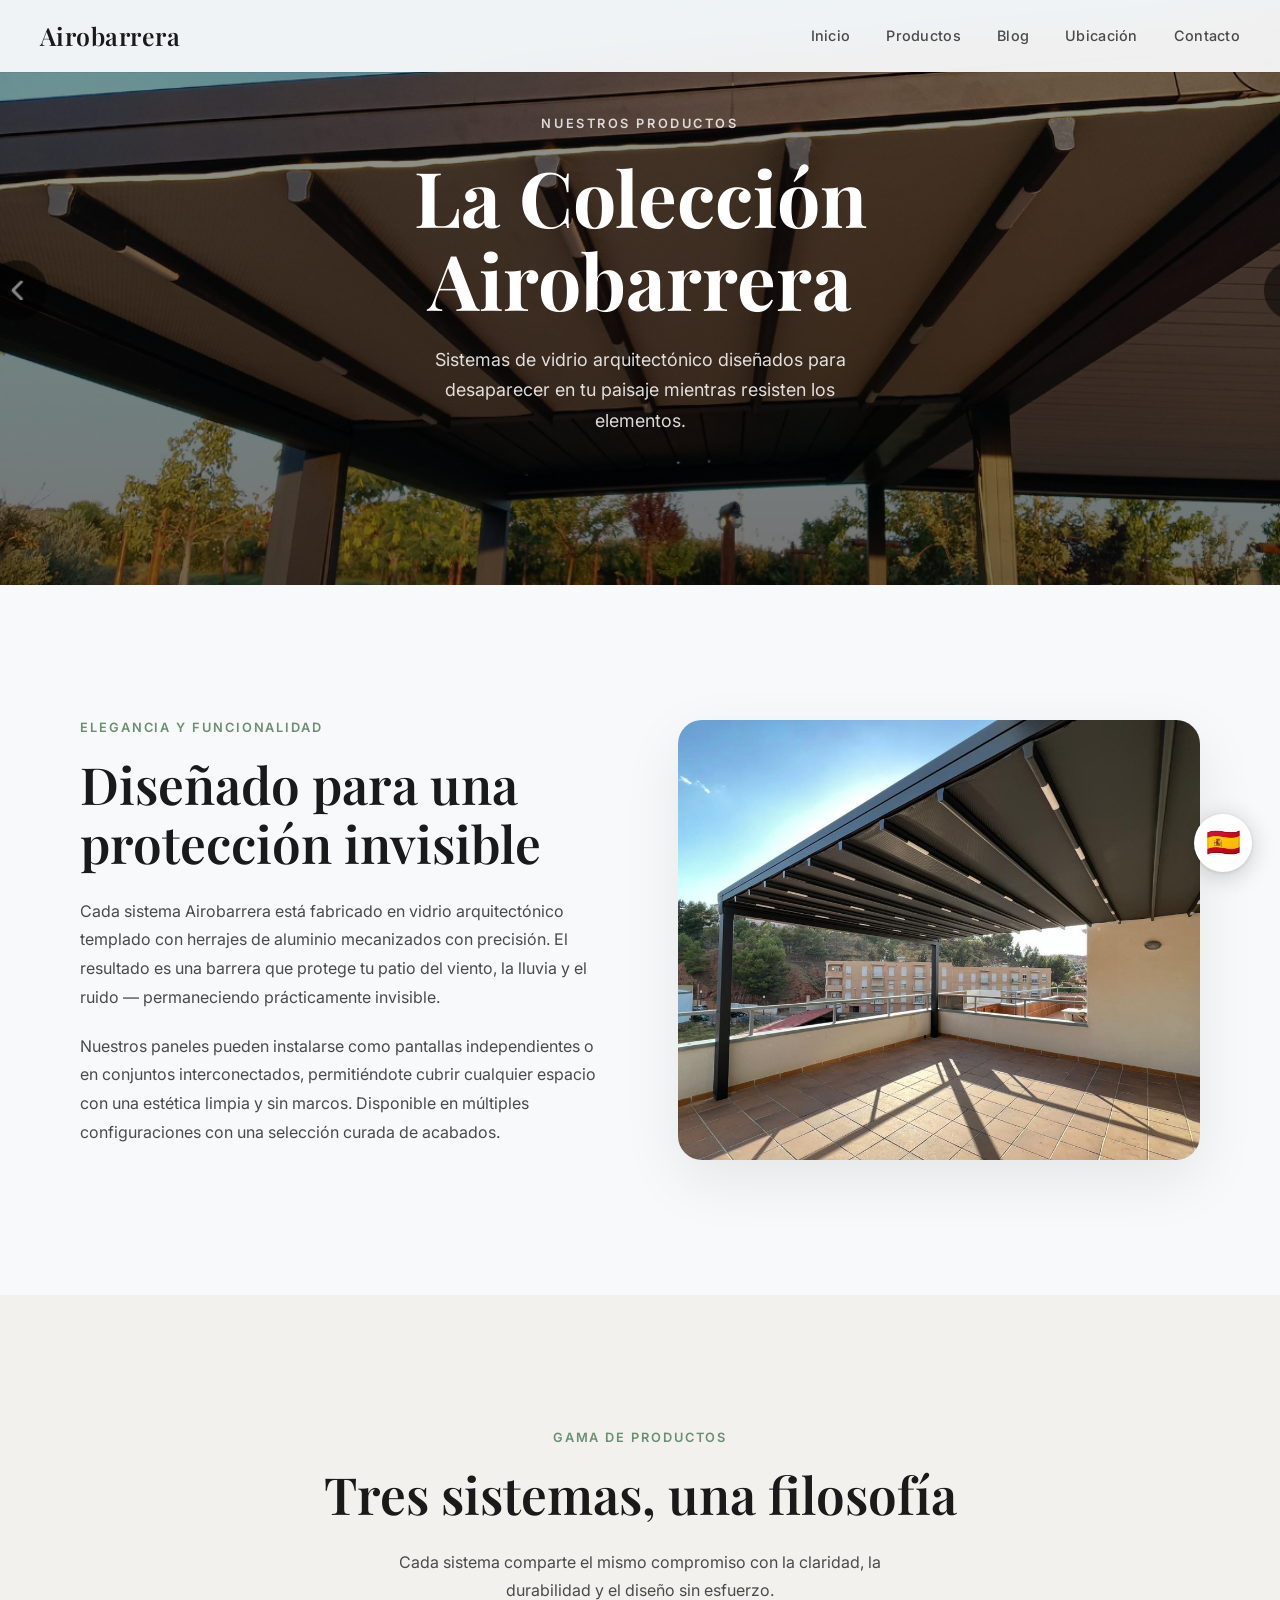
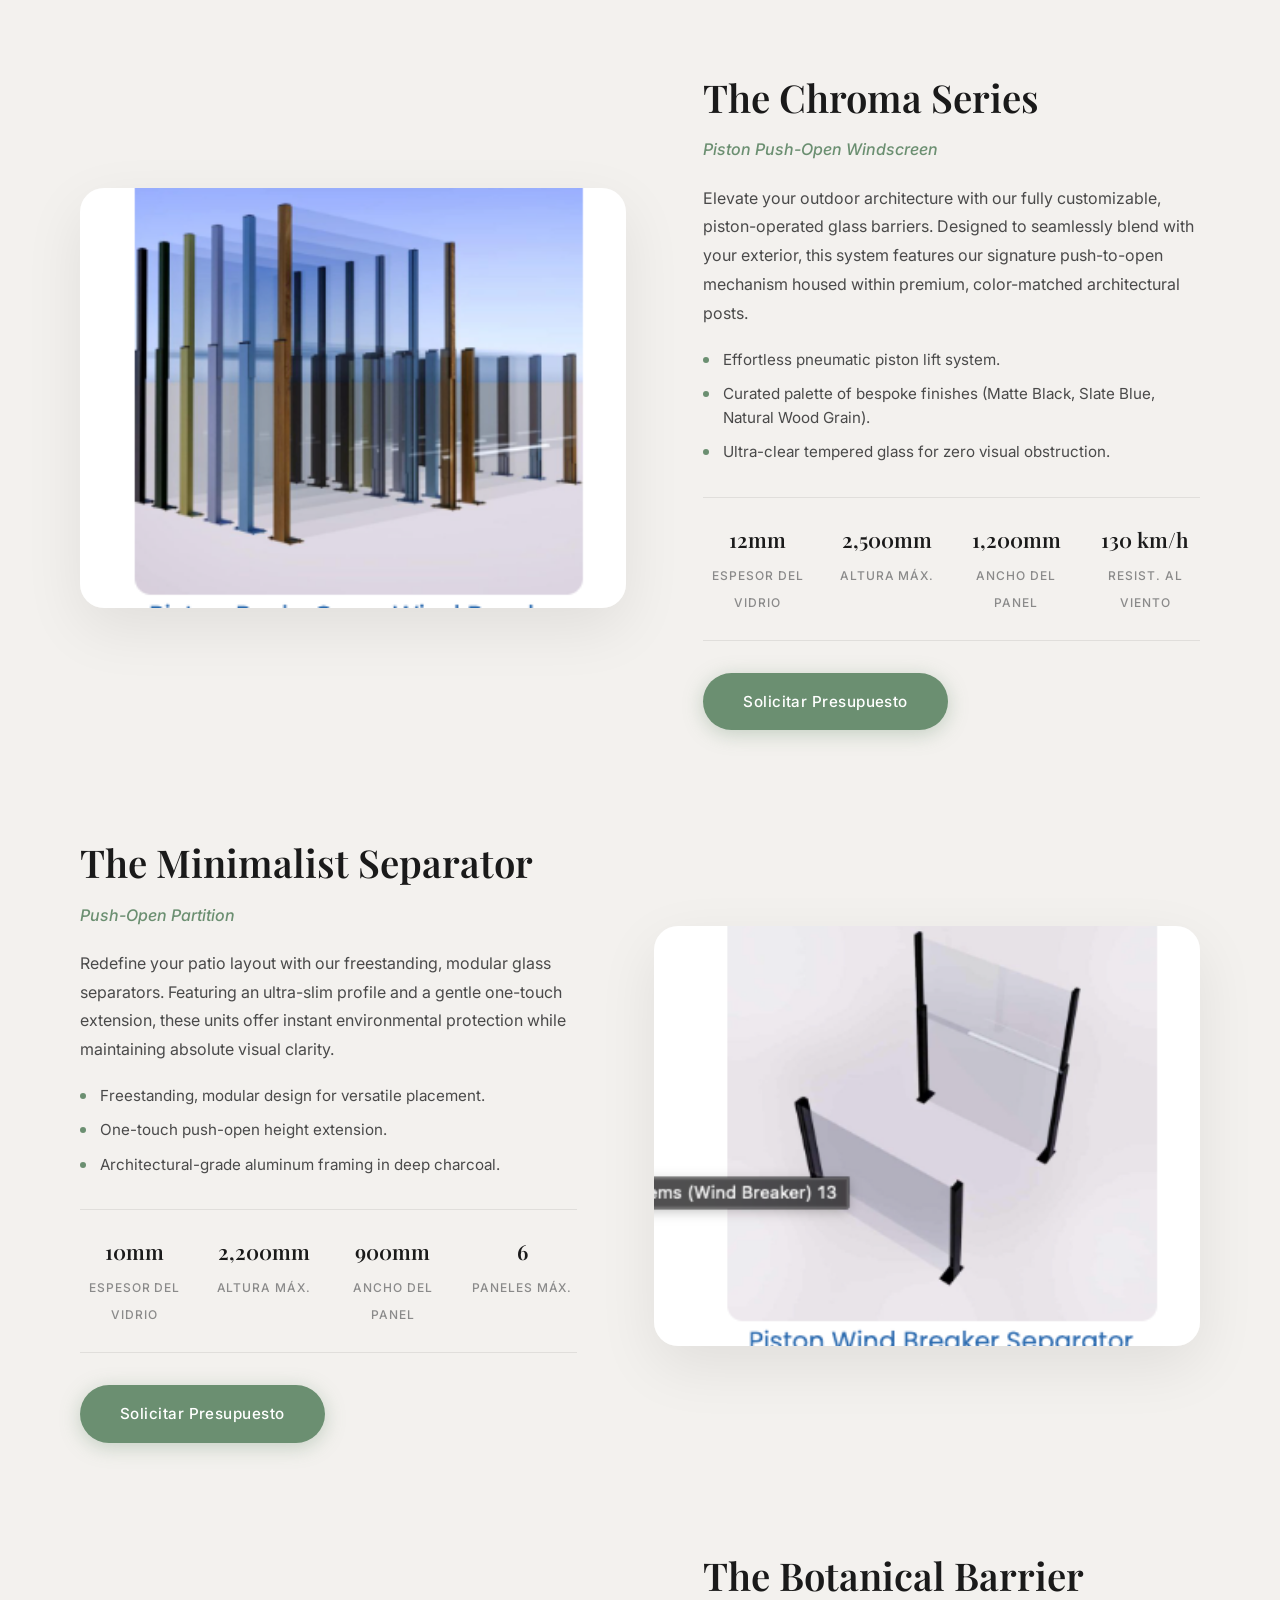
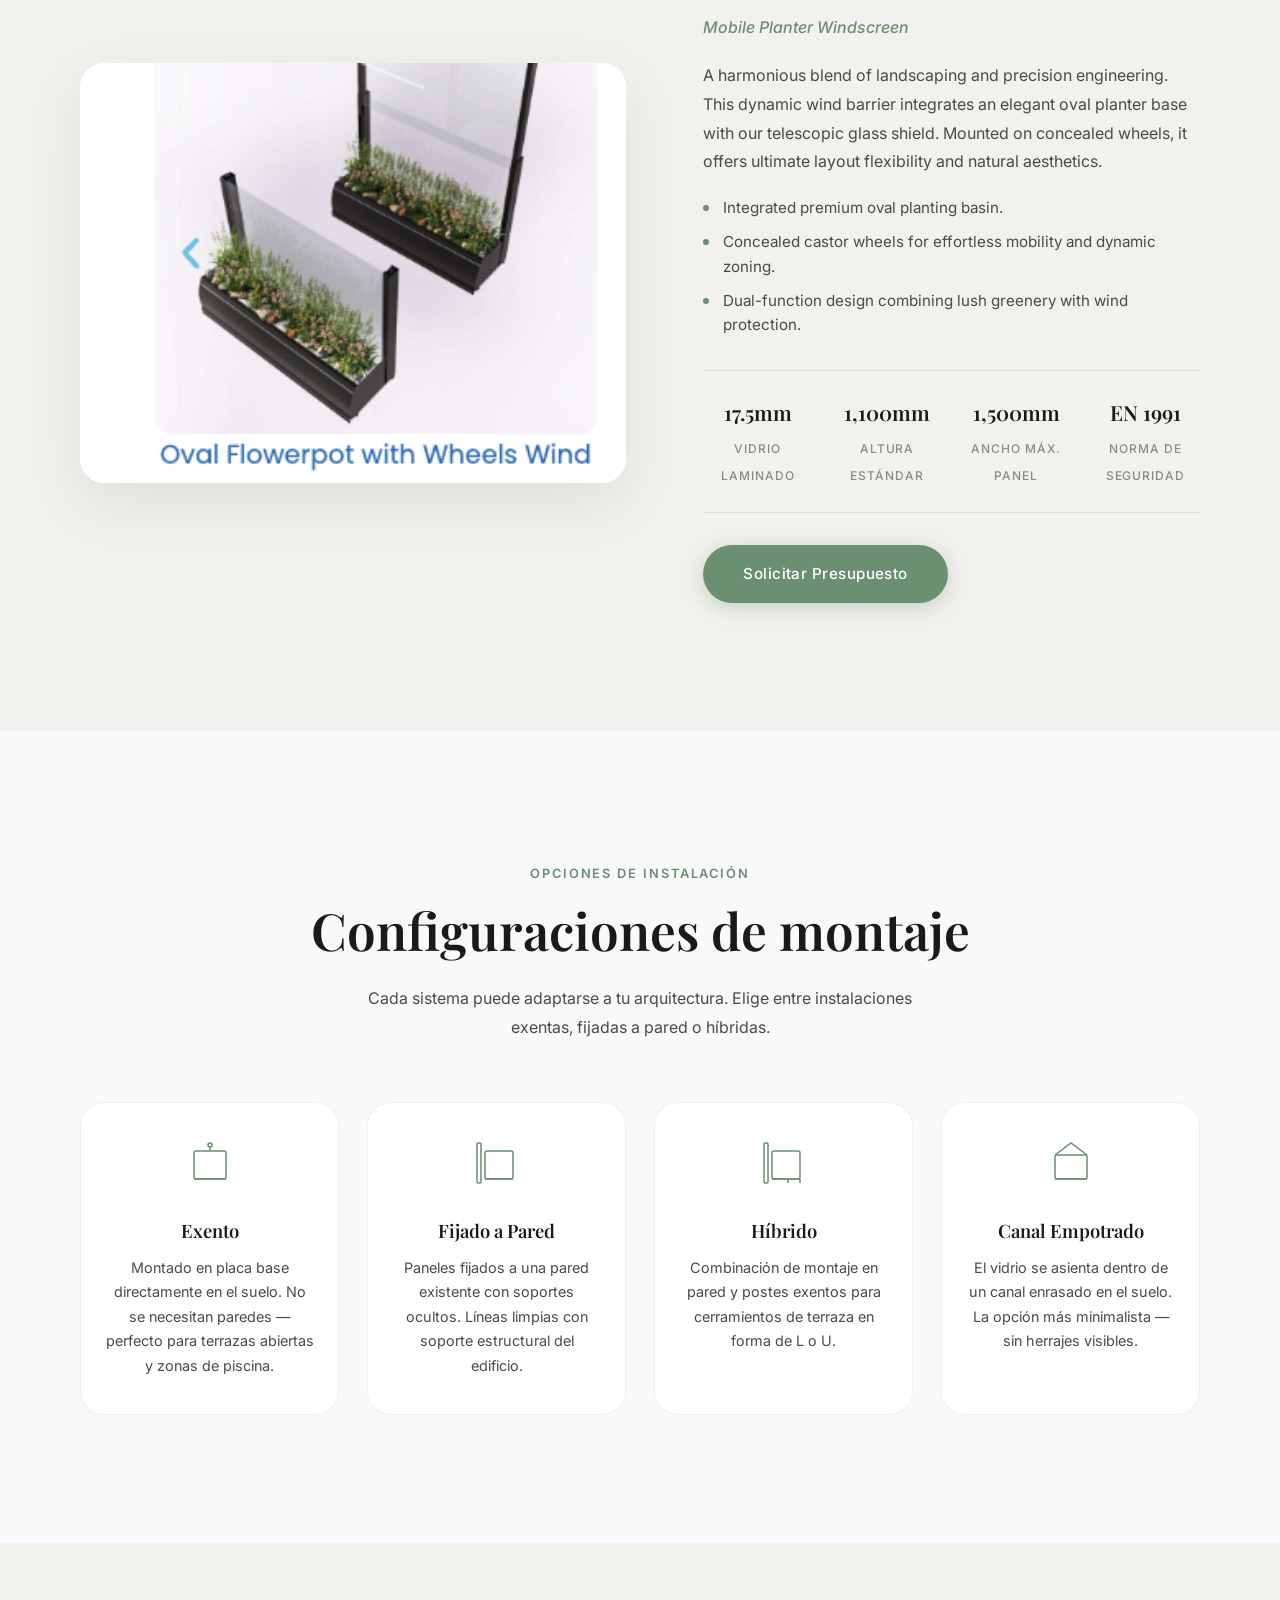
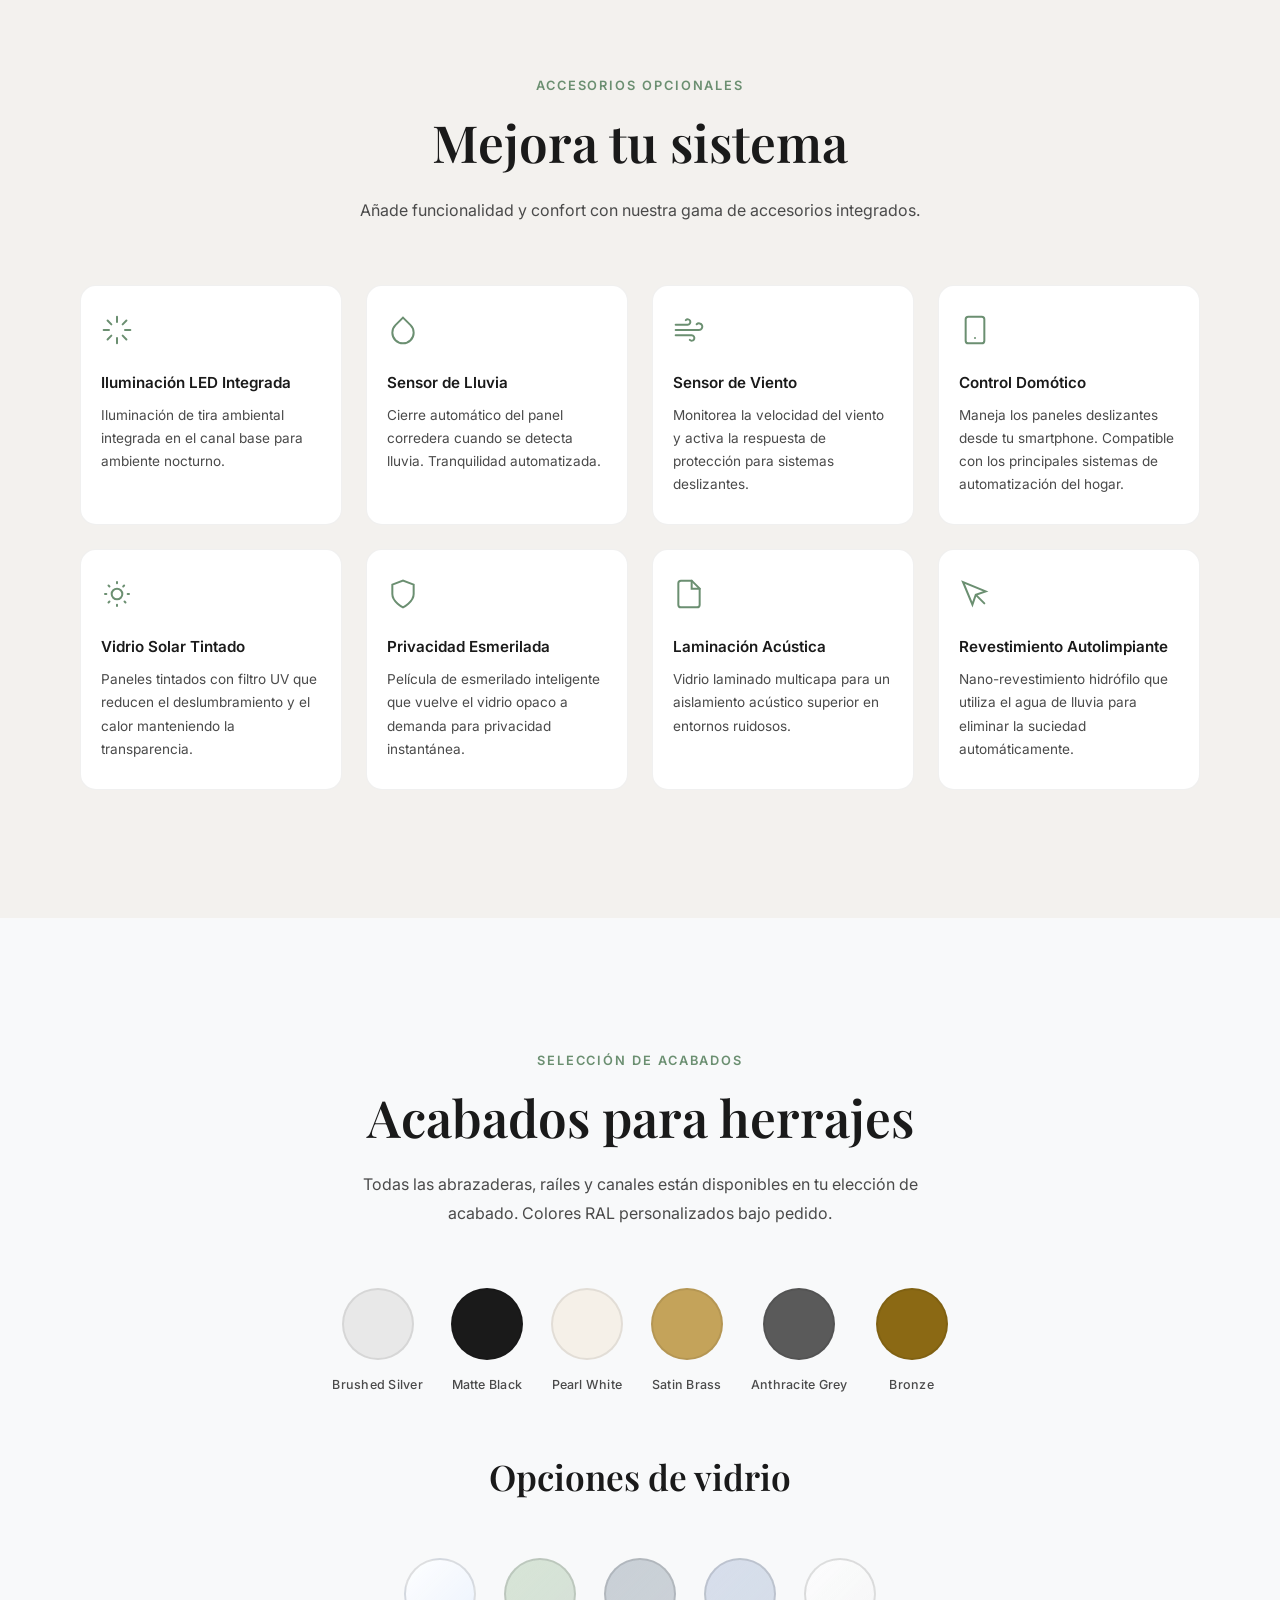
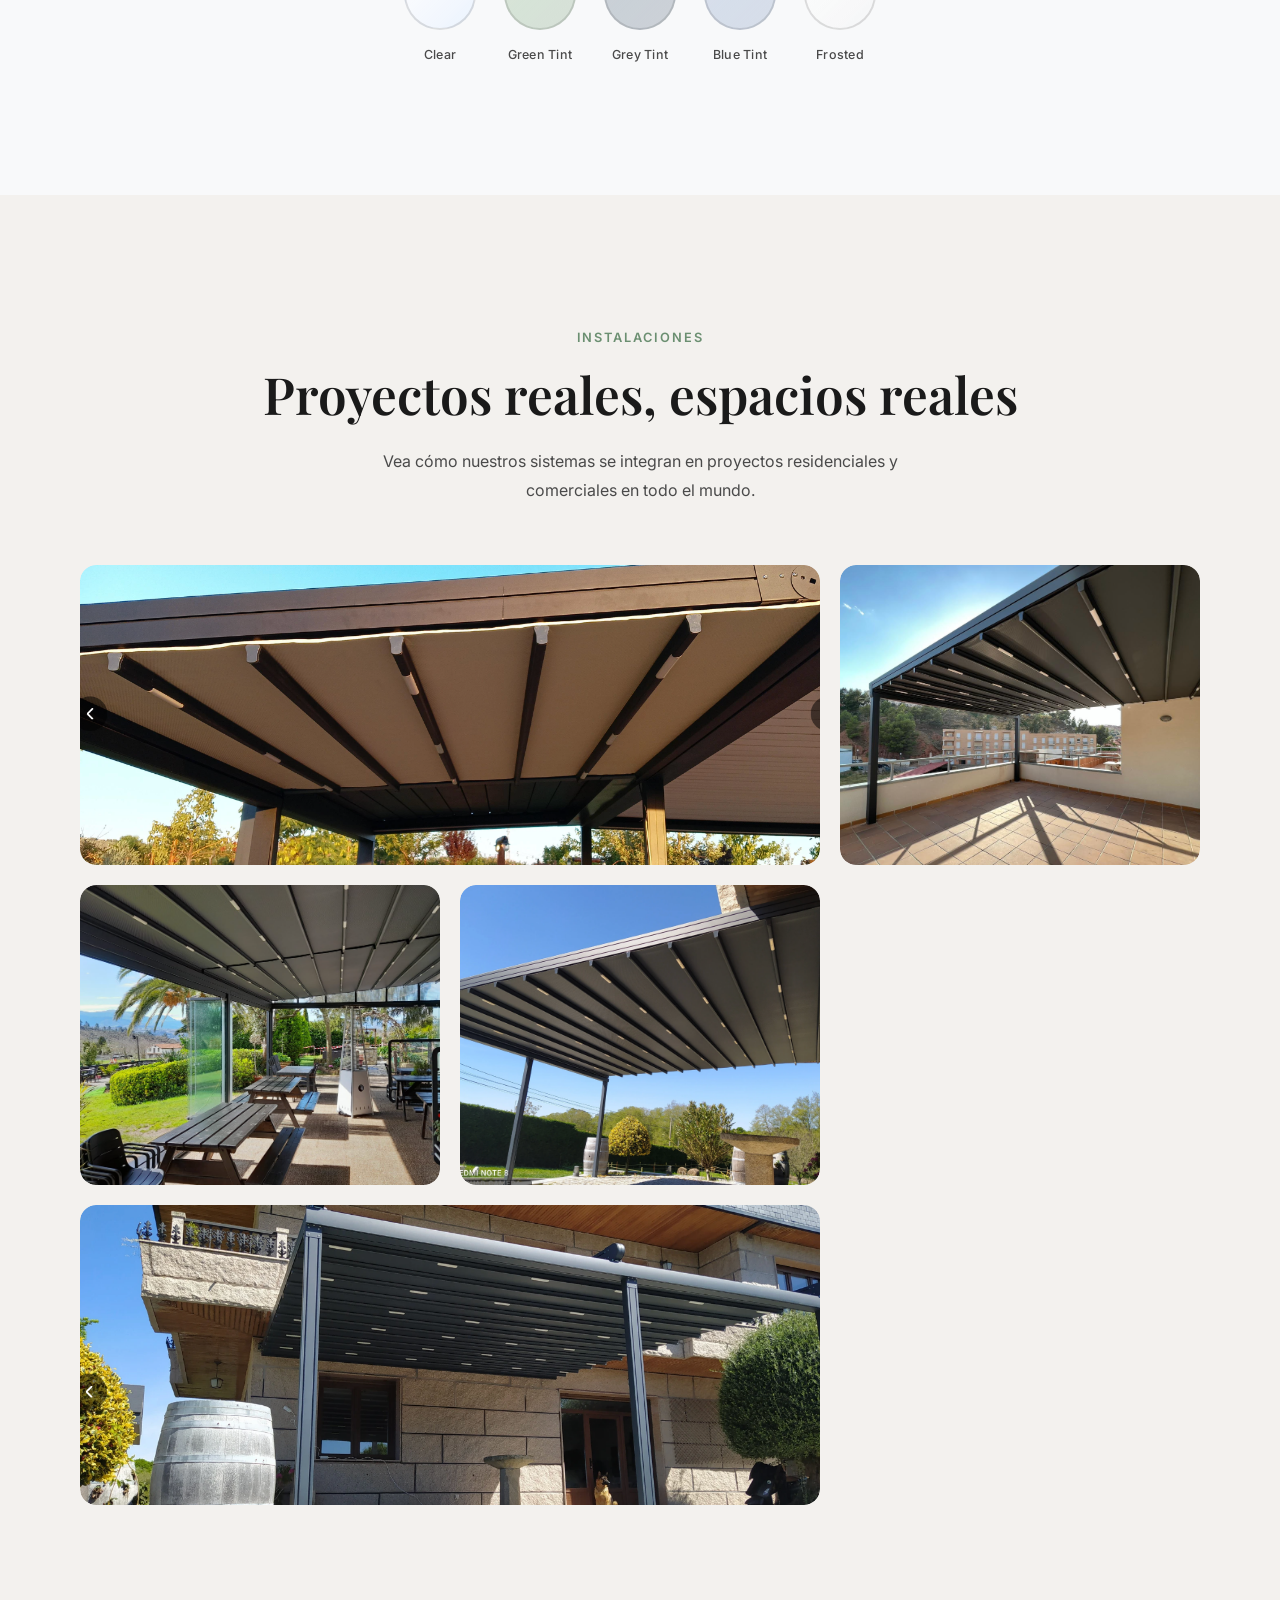
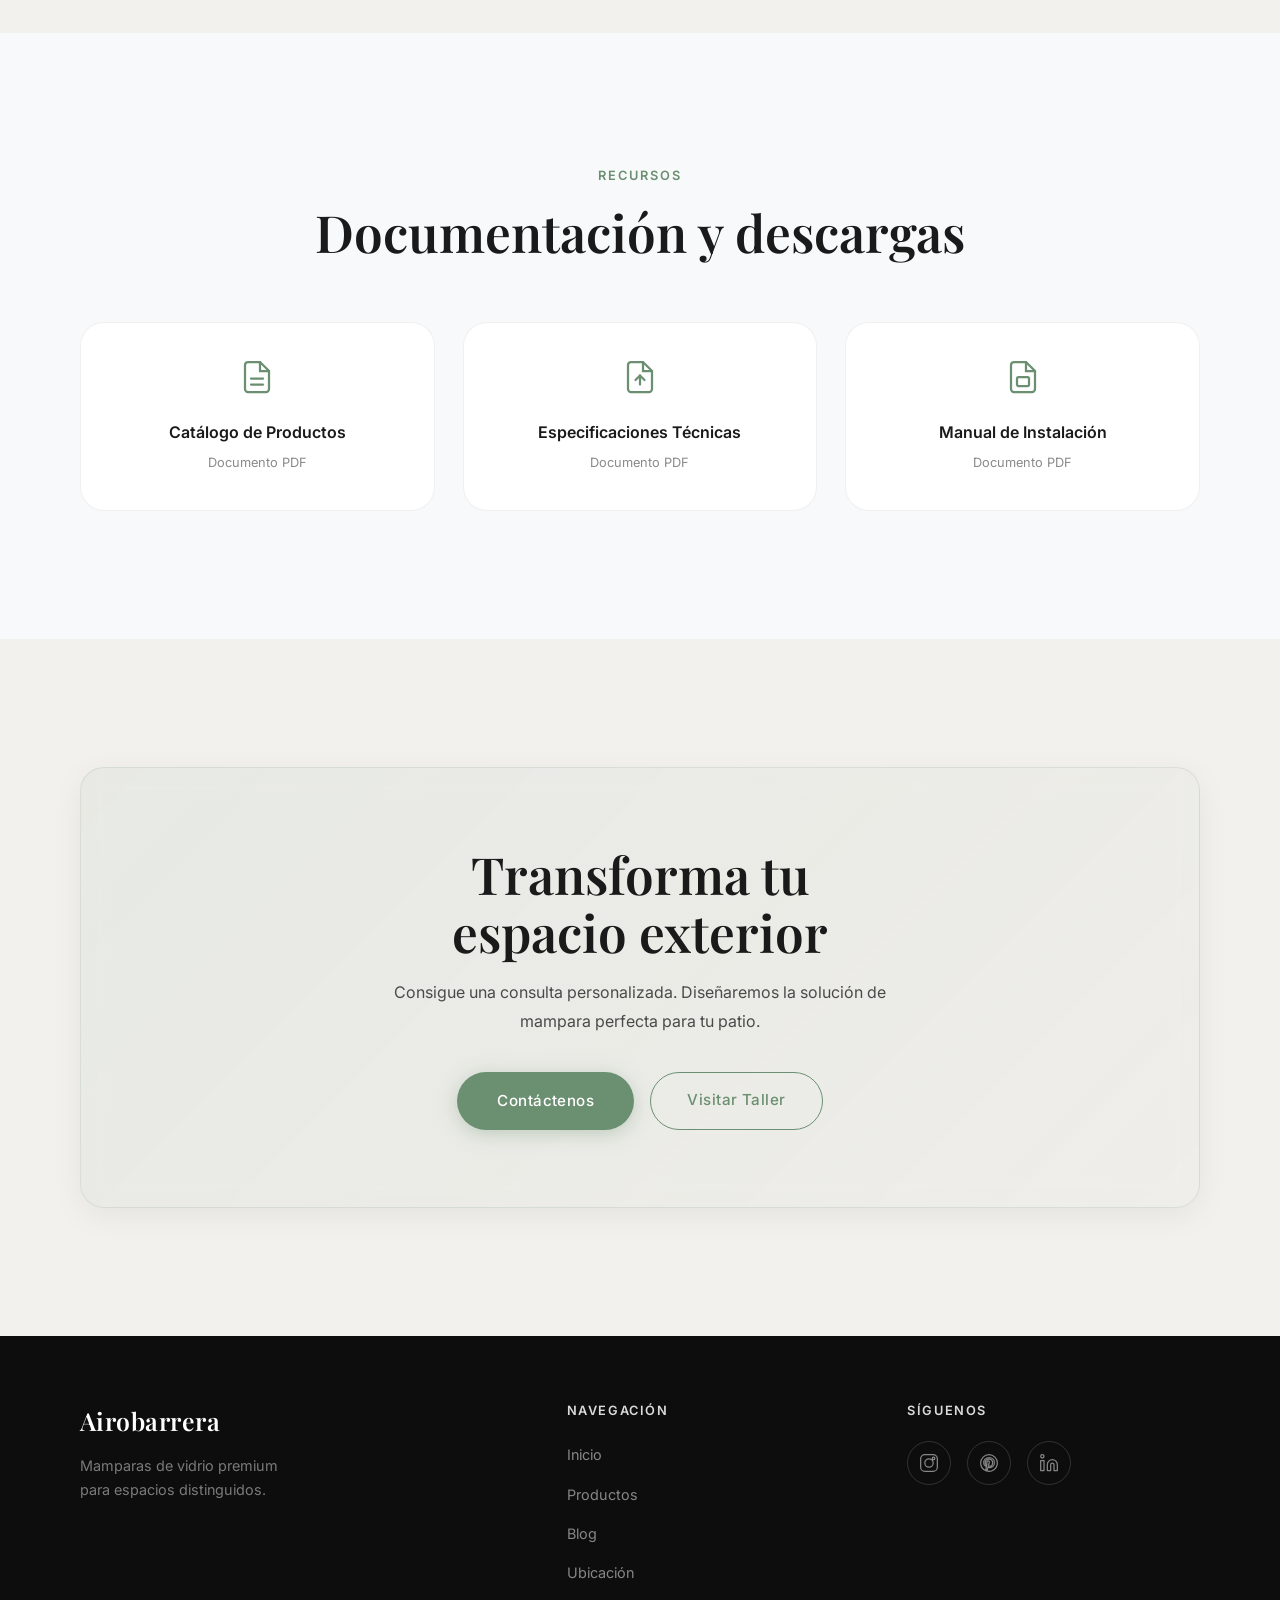
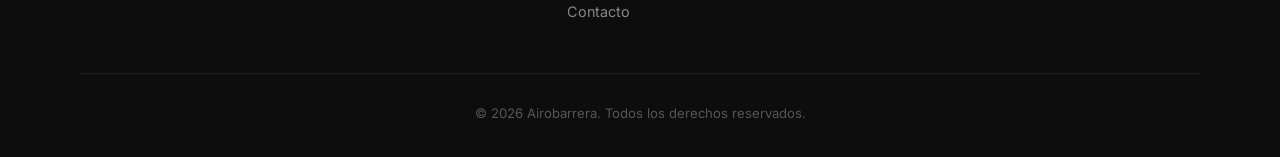
<file: products.html>
<!DOCTYPE html>
<html lang="en">
<head>
  <meta charset="UTF-8">
  <meta name="viewport" content="width=device-width, initial-scale=1.0">
  <meta name="description" content="Airobarrera Products — Explore our premium glass windscreen systems. Frameless panels, sliding systems, and fixed balustrades.">
  <title>Products — Airobarrera</title>
  <link rel="preconnect" href="https://fonts.googleapis.com">
  <link rel="preconnect" href="https://fonts.gstatic.com" crossorigin>
  <link href="https://fonts.googleapis.com/css2?family=Playfair+Display:wght@400;500;600;700&family=Inter:wght@300;400;500;600&display=swap" rel="stylesheet">
  <link rel="stylesheet" href="styles.css">
  <link rel="icon" type="image/png" href="assets/favicon/favicon.png">
</head>
<body class="page-inner">

  <!-- HEADER -->
  <header class="site-header scrolled" id="siteHeader">
    <div class="header-inner">
      <a href="index.html" class="logo" aria-label="Airobarrera Home">Airobarrera</a>
      <nav class="main-nav" id="mainNav" aria-label="Primary navigation">
        <ul class="nav-links">
          <li><a href="index.html" class="nav-link" data-i18n="nav.home">Home</a></li>
          <li><a href="products.html" class="nav-link active" data-i18n="nav.products">Products</a></li>
          <li><a href="blog.html" class="nav-link" data-i18n="nav.blog">Blog</a></li>
          <li><a href="index.html#location" class="nav-link" data-i18n="nav.location">Location</a></li>
          <li><a href="index.html#contact" class="nav-link" data-i18n="nav.contact">Contact</a></li>
        </ul>
      </nav>
      <button class="hamburger" id="hamburger" aria-label="Toggle menu" aria-expanded="false">
        <span class="hamburger-line"></span>
        <span class="hamburger-line"></span>
        <span class="hamburger-line"></span>
      </button>
    </div>
  </header>

  <main>

    <!-- ═══════════════════════════════════════════
         PRODUCT HERO — Compact, image-driven
    ════════════════════════════════════════════ -->
    <section class="product-hero">
      <div class="product-hero-bg" style="background-image: url('assets/Screenshot%202026-02-21%20at%2017.36.55.png');"></div>
      <div class="product-hero-overlay"></div>
      <div class="product-hero-content reveal">
        <span class="hero-eyebrow" data-i18n="ppage.hero.eyebrow">Our Products</span>
        <h1 class="hero-title" data-i18n-html="ppage.hero.title">The Airobarrera<br>Collection</h1>
        <p class="hero-subtitle" data-i18n="ppage.hero.subtitle">Architectural glass systems designed to vanish into your landscape while standing firm against the elements.</p>
      </div>
    </section>

    <!-- ═══════════════════════════════════════════
         ELEGANCE & FUNCTIONALITY
    ════════════════════════════════════════════ -->
    <section class="pd-intro" id="intro">
      <div class="container">
        <div class="pd-intro-grid">
          <div class="pd-intro-text reveal">
            <span class="section-eyebrow" data-i18n="ppage.intro.eyebrow">Elegance &amp; Functionality</span>
            <h2 class="section-title" data-i18n-html="ppage.intro.title">Engineered for<br>Invisible Protection</h2>
            <p class="section-body" data-i18n="ppage.intro.body1">
              Every Airobarrera system is crafted from tempered architectural glass with precision-machined 
              aluminium hardware. The result is a barrier that shields your patio from wind, rain, and noise — 
              while remaining virtually invisible.
            </p>
            <p class="section-body" data-i18n="ppage.intro.body2">
              Our panels can be installed as standalone screens or interconnected arrays, allowing you to 
              cover any space with a clean, frameless aesthetic. Available in multiple configurations with 
              a curated selection of finishes.
            </p>
          </div>
          <div class="pd-intro-image reveal">
            <img src="assets/Screenshot%202026-02-21%20at%2017.37.03.png" alt="Glass windscreen installed on luxury patio" loading="lazy">
          </div>
        </div>
      </div>
    </section>

    <!-- ═══════════════════════════════════════════
         PRODUCT RANGE — Three Systems
    ════════════════════════════════════════════ -->
    <section class="pd-range" id="range">
      <div class="container">
        <div class="section-header reveal">
          <span class="section-eyebrow" data-i18n="ppage.range.eyebrow">Product Range</span>
          <h2 class="section-title" data-i18n="ppage.range.title">Three Systems, One Philosophy</h2>
          <p class="section-body section-body--centered" data-i18n="ppage.range.subtitle">
            Each system shares the same commitment to clarity, durability, and effortless design.
          </p>
        </div>

        <!-- Product 1: Chroma Series -->
        <div class="pd-feature" id="frameless">
          <div class="pd-feature-image reveal">
            <img src="assets/products/chroma%20series/1.png" alt="The Chroma Series piston push-open windscreen" loading="lazy">
          </div>
          <div class="pd-feature-text reveal">
            <h3 class="pd-feature-name">The Chroma Series</h3>
            <p class="pd-feature-tagline">Piston Push-Open Windscreen</p>
            <p class="section-body">
              Elevate your outdoor architecture with our fully customizable, piston-operated glass barriers.
              Designed to seamlessly blend with your exterior, this system features our signature push-to-open
              mechanism housed within premium, color-matched architectural posts.
            </p>
            <ul class="pd-feature-list">
              <li>Effortless pneumatic piston lift system.</li>
              <li>Curated palette of bespoke finishes (Matte Black, Slate Blue, Natural Wood Grain).</li>
              <li>Ultra-clear tempered glass for zero visual obstruction.</li>
            </ul>
            <div class="pd-spec-row">
              <div class="pd-spec">
                <span class="pd-spec-value">12mm</span>
                <span class="pd-spec-label" data-i18n="ppage.fp.spec1">Glass Thickness</span>
              </div>
              <div class="pd-spec">
                <span class="pd-spec-value">2,500mm</span>
                <span class="pd-spec-label" data-i18n="ppage.fp.spec2">Max Height</span>
              </div>
              <div class="pd-spec">
                <span class="pd-spec-value">1,200mm</span>
                <span class="pd-spec-label" data-i18n="ppage.fp.spec3">Panel Width</span>
              </div>
              <div class="pd-spec">
                <span class="pd-spec-value">130 km/h</span>
                <span class="pd-spec-label" data-i18n="ppage.fp.spec4">Wind Resistance</span>
              </div>
            </div>
            <a href="index.html#contact" class="btn btn-primary" data-i18n="ppage.fp.btn">Request Quote</a>
          </div>
        </div>

        <!-- Product 2: Minimalist Separator -->
        <div class="pd-feature pd-feature--reversed" id="sliding">
          <div class="pd-feature-image reveal">
            <img src="assets/products/minimal%20seperator/1.png" alt="The Minimalist Separator push-open partition" loading="lazy">
          </div>
          <div class="pd-feature-text reveal">
            <h3 class="pd-feature-name">The Minimalist Separator</h3>
            <p class="pd-feature-tagline">Push-Open Partition</p>
            <p class="section-body">
              Redefine your patio layout with our freestanding, modular glass separators. Featuring an ultra-slim
              profile and a gentle one-touch extension, these units offer instant environmental protection while
              maintaining absolute visual clarity.
            </p>
            <ul class="pd-feature-list">
              <li>Freestanding, modular design for versatile placement.</li>
              <li>One-touch push-open height extension.</li>
              <li>Architectural-grade aluminum framing in deep charcoal.</li>
            </ul>
            <div class="pd-spec-row">
              <div class="pd-spec">
                <span class="pd-spec-value">10mm</span>
                <span class="pd-spec-label" data-i18n="ppage.ss.spec1">Glass Thickness</span>
              </div>
              <div class="pd-spec">
                <span class="pd-spec-value">2,200mm</span>
                <span class="pd-spec-label" data-i18n="ppage.ss.spec2">Max Height</span>
              </div>
              <div class="pd-spec">
                <span class="pd-spec-value">900mm</span>
                <span class="pd-spec-label" data-i18n="ppage.ss.spec3">Panel Width</span>
              </div>
              <div class="pd-spec">
                <span class="pd-spec-value">6</span>
                <span class="pd-spec-label" data-i18n="ppage.ss.spec4">Max Panels</span>
              </div>
            </div>
            <a href="index.html#contact" class="btn btn-primary" data-i18n="ppage.ss.btn">Request Quote</a>
          </div>
        </div>

        <!-- Product 3: Botanical Barrier -->
        <div class="pd-feature" id="balustrade">
          <div class="pd-feature-image reveal">
            <img src="assets/products/botanical%20barrier/1.png" alt="The Botanical Barrier mobile planter windscreen" loading="lazy">
          </div>
          <div class="pd-feature-text reveal">
            <h3 class="pd-feature-name">The Botanical Barrier</h3>
            <p class="pd-feature-tagline">Mobile Planter Windscreen</p>
            <p class="section-body">
              A harmonious blend of landscaping and precision engineering. This dynamic wind barrier integrates
              an elegant oval planter base with our telescopic glass shield. Mounted on concealed wheels, it
              offers ultimate layout flexibility and natural aesthetics.
            </p>
            <ul class="pd-feature-list">
              <li>Integrated premium oval planting basin.</li>
              <li>Concealed castor wheels for effortless mobility and dynamic zoning.</li>
              <li>Dual-function design combining lush greenery with wind protection.</li>
            </ul>
            <div class="pd-spec-row">
              <div class="pd-spec">
                <span class="pd-spec-value">17.5mm</span>
                <span class="pd-spec-label" data-i18n="ppage.fb.spec1">Laminated Glass</span>
              </div>
              <div class="pd-spec">
                <span class="pd-spec-value">1,100mm</span>
                <span class="pd-spec-label" data-i18n="ppage.fb.spec2">Standard Height</span>
              </div>
              <div class="pd-spec">
                <span class="pd-spec-value">1,500mm</span>
                <span class="pd-spec-label" data-i18n="ppage.fb.spec3">Max Panel Width</span>
              </div>
              <div class="pd-spec">
                <span class="pd-spec-value">EN 1991</span>
                <span class="pd-spec-label" data-i18n="ppage.fb.spec4">Safety Standard</span>
              </div>
            </div>
            <a href="index.html#contact" class="btn btn-primary" data-i18n="ppage.fb.btn">Request Quote</a>
          </div>
        </div>
      </div>
    </section>

    <!-- ═══════════════════════════════════════════
         MOUNTING CONFIGURATIONS
    ════════════════════════════════════════════ -->
    <section class="pd-configs" id="configurations">
      <div class="container">
        <div class="section-header reveal">
          <span class="section-eyebrow" data-i18n="ppage.configs.eyebrow">Installation Options</span>
          <h2 class="section-title" data-i18n="ppage.configs.title">Mounting Configurations</h2>
          <p class="section-body section-body--centered" data-i18n="ppage.configs.subtitle">
            Each system can be adapted to your architecture. Choose from freestanding, wall-mounted, or hybrid setups.
          </p>
        </div>
        <div class="configs-grid">
          <div class="config-card reveal">
            <div class="config-icon">
              <svg width="48" height="48" viewBox="0 0 48 48" fill="none" stroke="currentColor" stroke-width="1.5"><rect x="8" y="12" width="32" height="28" rx="2"/><line x1="8" y1="40" x2="40" y2="40"/><line x1="24" y1="8" x2="24" y2="12"/><circle cx="24" cy="6" r="2"/></svg>
            </div>
            <h4 data-i18n="ppage.config1.title">Freestanding</h4>
            <p data-i18n="ppage.config1.desc">Base-plate mounted directly to the floor. No walls needed — perfect for open terraces and pool areas.</p>
          </div>
          <div class="config-card reveal">
            <div class="config-icon">
              <svg width="48" height="48" viewBox="0 0 48 48" fill="none" stroke="currentColor" stroke-width="1.5"><rect x="4" y="4" width="4" height="40" rx="1"/><rect x="12" y="12" width="28" height="28" rx="2"/><line x1="12" y1="40" x2="40" y2="40"/></svg>
            </div>
            <h4 data-i18n="ppage.config2.title">Wall-Mounted</h4>
            <p data-i18n="ppage.config2.desc">Panels fixed to an existing wall with concealed brackets. Clean lines with structural support from the building.</p>
          </div>
          <div class="config-card reveal">
            <div class="config-icon">
              <svg width="48" height="48" viewBox="0 0 48 48" fill="none" stroke="currentColor" stroke-width="1.5"><rect x="4" y="4" width="4" height="40" rx="1"/><rect x="12" y="12" width="28" height="28" rx="2"/><line x1="12" y1="40" x2="40" y2="40"/><line x1="40" y1="40" x2="40" y2="44"/><line x1="28" y1="40" x2="28" y2="44"/></svg>
            </div>
            <h4 data-i18n="ppage.config3.title">Hybrid</h4>
            <p data-i18n="ppage.config3.desc">Combination of wall-mount and freestanding posts for L-shaped or U-shaped terrace enclosures.</p>
          </div>
          <div class="config-card reveal">
            <div class="config-icon">
              <svg width="48" height="48" viewBox="0 0 48 48" fill="none" stroke="currentColor" stroke-width="1.5"><rect x="8" y="16" width="32" height="24" rx="2"/><line x1="8" y1="40" x2="40" y2="40"/><path d="M8 16 L24 4 L40 16"/></svg>
            </div>
            <h4 data-i18n="ppage.config4.title">Recessed Channel</h4>
            <p data-i18n="ppage.config4.desc">Glass sits inside a flush-mounted channel in the floor. The most minimal option — no visible hardware at all.</p>
          </div>
        </div>
      </div>
    </section>

    <!-- ═══════════════════════════════════════════
         OPTIONAL ACCESSORIES
    ════════════════════════════════════════════ -->
    <section class="pd-options" id="options">
      <div class="container">
        <div class="section-header reveal">
          <span class="section-eyebrow" data-i18n="ppage.options.eyebrow">Optional Accessories</span>
          <h2 class="section-title" data-i18n="ppage.options.title">Enhance Your System</h2>
          <p class="section-body section-body--centered" data-i18n="ppage.options.subtitle">
            Add functionality and comfort with our range of integrated accessories.
          </p>
        </div>
        <div class="options-grid">
          <div class="option-item reveal">
            <div class="option-icon">
              <svg width="32" height="32" viewBox="0 0 24 24" fill="none" stroke="currentColor" stroke-width="1.5" stroke-linecap="round"><path d="M12 2v4M12 18v4M4.93 4.93l2.83 2.83M16.24 16.24l2.83 2.83M2 12h4M18 12h4M4.93 19.07l2.83-2.83M16.24 7.76l2.83-2.83"/></svg>
            </div>
            <h5 data-i18n="ppage.opt1.title">Integrated LED Lighting</h5>
            <p data-i18n="ppage.opt1.desc">Ambient strip lighting embedded in the base channel for evening atmosphere.</p>
          </div>
          <div class="option-item reveal">
            <div class="option-icon">
              <svg width="32" height="32" viewBox="0 0 24 24" fill="none" stroke="currentColor" stroke-width="1.5" stroke-linecap="round"><path d="M12 2.69l5.66 5.66a8 8 0 1 1-11.31 0z"/></svg>
            </div>
            <h5 data-i18n="ppage.opt2.title">Rain Sensor</h5>
            <p data-i18n="ppage.opt2.desc">Automatic sliding panel closure when rain is detected. Peace of mind, automated.</p>
          </div>
          <div class="option-item reveal">
            <div class="option-icon">
              <svg width="32" height="32" viewBox="0 0 24 24" fill="none" stroke="currentColor" stroke-width="1.5" stroke-linecap="round"><path d="M9.59 4.59A2 2 0 1 1 11 8H2m10.59 11.41A2 2 0 1 0 14 16H2m15.73-8.27A2.5 2.5 0 1 1 19.5 12H2"/></svg>
            </div>
            <h5 data-i18n="ppage.opt3.title">Wind Sensor</h5>
            <p data-i18n="ppage.opt3.desc">Monitors wind speed and triggers protective response for sliding systems.</p>
          </div>
          <div class="option-item reveal">
            <div class="option-icon">
              <svg width="32" height="32" viewBox="0 0 24 24" fill="none" stroke="currentColor" stroke-width="1.5" stroke-linecap="round"><rect x="5" y="2" width="14" height="20" rx="2"/><line x1="12" y1="18" x2="12" y2="18.01"/></svg>
            </div>
            <h5 data-i18n="ppage.opt4.title">Smart Home Control</h5>
            <p data-i18n="ppage.opt4.desc">Operate sliding panels from your smartphone. Compatible with major home automation systems.</p>
          </div>
          <div class="option-item reveal">
            <div class="option-icon">
              <svg width="32" height="32" viewBox="0 0 24 24" fill="none" stroke="currentColor" stroke-width="1.5" stroke-linecap="round"><path d="M12 3v1m0 16v1m-8-9H3m18 0h-1m-2.636-6.364l-.707.707M6.343 17.657l-.707.707m12.728 0l-.707-.707M6.343 6.343l-.707-.707"/><circle cx="12" cy="12" r="4"/></svg>
            </div>
            <h5 data-i18n="ppage.opt5.title">Solar-Tinted Glass</h5>
            <p data-i18n="ppage.opt5.desc">UV-filtering tinted panels that reduce glare and heat while maintaining transparency.</p>
          </div>
          <div class="option-item reveal">
            <div class="option-icon">
              <svg width="32" height="32" viewBox="0 0 24 24" fill="none" stroke="currentColor" stroke-width="1.5" stroke-linecap="round"><path d="M12 22s8-4 8-10V5l-8-3-8 3v7c0 6 8 10 8 10z"/></svg>
            </div>
            <h5 data-i18n="ppage.opt6.title">Privacy Frosting</h5>
            <p data-i18n="ppage.opt6.desc">Switchable smart-frost film that turns glass opaque on demand for instant privacy.</p>
          </div>
          <div class="option-item reveal">
            <div class="option-icon">
              <svg width="32" height="32" viewBox="0 0 24 24" fill="none" stroke="currentColor" stroke-width="1.5" stroke-linecap="round"><path d="M14 2H6a2 2 0 0 0-2 2v16a2 2 0 0 0 2 2h12a2 2 0 0 0 2-2V8z"/><polyline points="14 2 14 8 20 8"/></svg>
            </div>
            <h5 data-i18n="ppage.opt7.title">Acoustic Lamination</h5>
            <p data-i18n="ppage.opt7.desc">Multi-layer laminated glass for superior sound insulation in noisy environments.</p>
          </div>
          <div class="option-item reveal">
            <div class="option-icon">
              <svg width="32" height="32" viewBox="0 0 24 24" fill="none" stroke="currentColor" stroke-width="1.5" stroke-linecap="round"><path d="M3 3l7.07 16.97 2.51-7.39 7.39-2.51z"/><path d="M13 13l6 6"/></svg>
            </div>
            <h5 data-i18n="ppage.opt8.title">Self-Cleaning Coating</h5>
            <p data-i18n="ppage.opt8.desc">Hydrophilic nano-coating that uses rainwater to wash away dirt automatically.</p>
          </div>
        </div>
      </div>
    </section>

    <!-- ═══════════════════════════════════════════
         FINISHES — Color Swatches
    ════════════════════════════════════════════ -->
    <section class="pd-finishes" id="finishes">
      <div class="container">
        <div class="section-header reveal">
          <span class="section-eyebrow" data-i18n="ppage.finishes.eyebrow">Finish Selection</span>
          <h2 class="section-title" data-i18n="ppage.finishes.title">Hardware Finishes</h2>
          <p class="section-body section-body--centered" data-i18n="ppage.finishes.subtitle">
            All clamps, rails, and channels are available in your choice of finish. Custom RAL colours upon request.
          </p>
        </div>
        <div class="finishes-row reveal">
          <div class="finish-swatch">
            <div class="swatch-color" style="background: #E8E8E8;"></div>
            <span class="swatch-label">Brushed Silver</span>
          </div>
          <div class="finish-swatch">
            <div class="swatch-color" style="background: #1A1A1A;"></div>
            <span class="swatch-label">Matte Black</span>
          </div>
          <div class="finish-swatch">
            <div class="swatch-color" style="background: #F5F0E8;"></div>
            <span class="swatch-label">Pearl White</span>
          </div>
          <div class="finish-swatch">
            <div class="swatch-color" style="background: #C4A35A;"></div>
            <span class="swatch-label">Satin Brass</span>
          </div>
          <div class="finish-swatch">
            <div class="swatch-color" style="background: #5A5A5A;"></div>
            <span class="swatch-label">Anthracite Grey</span>
          </div>
          <div class="finish-swatch">
            <div class="swatch-color" style="background: #8B6914;"></div>
            <span class="swatch-label">Bronze</span>
          </div>
        </div>

        <div class="section-header reveal" style="margin-top: 60px;">
          <h3 class="section-title" style="font-size: clamp(1.5rem, 3vw, 2.2rem);" data-i18n="ppage.glass.title">Glass Options</h3>
        </div>
        <div class="finishes-row reveal">
          <div class="finish-swatch">
            <div class="swatch-color swatch-glass" style="background: linear-gradient(135deg, rgba(255,255,255,0.9), rgba(230,240,255,0.7));"></div>
            <span class="swatch-label">Clear</span>
          </div>
          <div class="finish-swatch">
            <div class="swatch-color swatch-glass" style="background: linear-gradient(135deg, rgba(200,220,200,0.7), rgba(180,200,180,0.5));"></div>
            <span class="swatch-label">Green Tint</span>
          </div>
          <div class="finish-swatch">
            <div class="swatch-color swatch-glass" style="background: linear-gradient(135deg, rgba(180,190,200,0.7), rgba(160,170,180,0.5));"></div>
            <span class="swatch-label">Grey Tint</span>
          </div>
          <div class="finish-swatch">
            <div class="swatch-color swatch-glass" style="background: linear-gradient(135deg, rgba(200,210,230,0.7), rgba(180,195,215,0.5));"></div>
            <span class="swatch-label">Blue Tint</span>
          </div>
          <div class="finish-swatch">
            <div class="swatch-color swatch-glass" style="background: linear-gradient(135deg, rgba(255,255,255,0.6), rgba(240,240,240,0.3));"></div>
            <span class="swatch-label">Frosted</span>
          </div>
        </div>
      </div>
    </section>

    <!-- ═══════════════════════════════════════════
         GALLERY — Installation Showcase
    ════════════════════════════════════════════ -->
    <section class="pd-gallery" id="gallery">
      <div class="container">
        <div class="section-header reveal">
          <span class="section-eyebrow" data-i18n="ppage.gallery.eyebrow">Installations</span>
          <h2 class="section-title" data-i18n="ppage.gallery.title">Real Projects, Real Spaces</h2>
          <p class="section-body section-body--centered" data-i18n="ppage.gallery.subtitle">
            See how our systems integrate into residential and commercial projects worldwide.
          </p>
        </div>
        <div class="gallery-grid">
          <div class="gallery-item gallery-item--wide reveal">
            <img src="assets/Screenshot%202026-02-21%20at%2017.36.55.png" alt="Luxury patio installation" loading="lazy">
          </div>
          <div class="gallery-item reveal">
            <img src="assets/Screenshot%202026-02-21%20at%2017.37.03.png" alt="Terrace windscreen installation" loading="lazy">
          </div>
          <div class="gallery-item reveal">
            <img src="assets/Screenshot%202026-02-21%20at%2017.37.14.png" alt="Frameless windscreen detail" loading="lazy">
          </div>
          <div class="gallery-item reveal">
            <img src="assets/Screenshot%202026-02-21%20at%2017.37.35.png" alt="Sliding system in use" loading="lazy">
          </div>
          <div class="gallery-item gallery-item--wide reveal">
            <img src="assets/Screenshot%202026-02-21%20at%2017.37.50.png" alt="Balustrade installation project" loading="lazy">
          </div>
        </div>
      </div>
    </section>

    <!-- ═══════════════════════════════════════════
         DOCUMENTATION & DOWNLOADS
    ════════════════════════════════════════════ -->
    <section class="pd-docs" id="documentation">
      <div class="container">
        <div class="section-header reveal">
          <span class="section-eyebrow" data-i18n="ppage.docs.eyebrow">Resources</span>
          <h2 class="section-title" data-i18n="ppage.docs.title">Documentation &amp; Downloads</h2>
        </div>
        <div class="docs-grid">
          <a href="#" class="doc-card reveal">
            <div class="doc-icon">
              <svg width="36" height="36" viewBox="0 0 24 24" fill="none" stroke="currentColor" stroke-width="1.5" stroke-linecap="round"><path d="M14 2H6a2 2 0 0 0-2 2v16a2 2 0 0 0 2 2h12a2 2 0 0 0 2-2V8z"/><polyline points="14 2 14 8 20 8"/><line x1="16" y1="13" x2="8" y2="13"/><line x1="16" y1="17" x2="8" y2="17"/></svg>
            </div>
            <h4 data-i18n="ppage.doc1.title">Product Catalogue</h4>
            <span class="doc-format" data-i18n="ppage.doc1.format">PDF Document</span>
          </a>
          <a href="#" class="doc-card reveal">
            <div class="doc-icon">
              <svg width="36" height="36" viewBox="0 0 24 24" fill="none" stroke="currentColor" stroke-width="1.5" stroke-linecap="round"><path d="M14 2H6a2 2 0 0 0-2 2v16a2 2 0 0 0 2 2h12a2 2 0 0 0 2-2V8z"/><polyline points="14 2 14 8 20 8"/><line x1="12" y1="11" x2="12" y2="17"/><polyline points="9 14 12 11 15 14"/></svg>
            </div>
            <h4 data-i18n="ppage.doc2.title">Technical Specifications</h4>
            <span class="doc-format" data-i18n="ppage.doc2.format">PDF Document</span>
          </a>
          <a href="#" class="doc-card reveal">
            <div class="doc-icon">
              <svg width="36" height="36" viewBox="0 0 24 24" fill="none" stroke="currentColor" stroke-width="1.5" stroke-linecap="round"><path d="M14 2H6a2 2 0 0 0-2 2v16a2 2 0 0 0 2 2h12a2 2 0 0 0 2-2V8z"/><polyline points="14 2 14 8 20 8"/><rect x="8" y="12" width="8" height="6" rx="1"/></svg>
            </div>
            <h4 data-i18n="ppage.doc3.title">Installation Manual</h4>
            <span class="doc-format" data-i18n="ppage.doc3.format">PDF Document</span>
          </a>
        </div>
      </div>
    </section>

    <!-- ═══════════════════════════════════════════
         CTA
    ════════════════════════════════════════════ -->
    <section class="cta">
      <div class="container">
        <div class="cta-inner glass-card reveal">
          <h2 class="section-title" data-i18n-html="ppage.cta.title">Transform Your<br>Outdoor Space</h2>
          <p class="section-body section-body--centered" data-i18n="ppage.cta.body">
            Get a bespoke consultation. We'll design the perfect windscreen solution for your patio.
          </p>
          <div class="cta-buttons">
            <a href="index.html#contact" class="btn btn-primary" data-i18n="ppage.cta.btn1">Get in Touch</a>
            <a href="index.html#location" class="btn btn-secondary" data-i18n="ppage.cta.btn2">Visit Workshop</a>
          </div>
        </div>
      </div>
    </section>

  </main>

  <!-- FOOTER -->
  <footer class="site-footer">
    <div class="container">
      <div class="footer-grid">
        <div class="footer-brand">
          <a href="index.html" class="logo">Airobarrera</a>
          <p class="footer-tagline" data-i18n-html="footer.tagline">Premium glass windscreens<br>for discerning spaces.</p>
        </div>
        <nav class="footer-nav" aria-label="Footer navigation">
          <h4 data-i18n="footer.nav">Navigation</h4>
          <ul>
            <li><a href="index.html" data-i18n="nav.home">Home</a></li>
            <li><a href="products.html" data-i18n="nav.products">Products</a></li>
            <li><a href="blog.html" data-i18n="nav.blog">Blog</a></li>
            <li><a href="index.html#location" data-i18n="nav.location">Location</a></li>
            <li><a href="index.html#contact" data-i18n="nav.contact">Contact</a></li>
          </ul>
        </nav>
        <div class="footer-social">
          <h4 data-i18n="footer.follow">Follow Us</h4>
          <div class="social-grid">
            <a href="#" class="social-link" aria-label="Instagram">
              <svg width="20" height="20" viewBox="0 0 24 24" fill="none" stroke="currentColor" stroke-width="1.5" stroke-linecap="round" stroke-linejoin="round"><rect x="2" y="2" width="20" height="20" rx="5"/><circle cx="12" cy="12" r="5"/><circle cx="17.5" cy="6.5" r="1.5"/></svg>
            </a>
            <a href="#" class="social-link" aria-label="Pinterest">
              <svg width="20" height="20" viewBox="0 0 24 24" fill="none" stroke="currentColor" stroke-width="1.5" stroke-linecap="round" stroke-linejoin="round"><path d="M12 2C6.48 2 2 6.48 2 12c0 4.24 2.65 7.86 6.39 9.29-.09-.78-.17-1.98.04-2.83.18-.77 1.2-5.08 1.2-5.08s-.31-.61-.31-1.51c0-1.42.82-2.48 1.84-2.48.87 0 1.29.65 1.29 1.43 0 .87-.55 2.18-.84 3.39-.24 1.01.51 1.83 1.5 1.83 1.81 0 3.2-1.91 3.2-4.66 0-2.44-1.75-4.14-4.26-4.14-2.9 0-4.6 2.17-4.6 4.42 0 .88.34 1.82.76 2.33.08.1.09.19.07.29l-.29 1.15c-.04.18-.15.22-.34.13-1.26-.59-2.05-2.42-2.05-3.9 0-3.17 2.3-6.08 6.64-6.08 3.49 0 6.19 2.49 6.19 5.81 0 3.46-2.18 6.25-5.21 6.25-1.02 0-1.97-.53-2.3-1.15l-.62 2.38c-.23.87-.84 1.96-1.25 2.63A10 10 0 0 0 22 12c0-5.52-4.48-10-10-10z"/></svg>
            </a>
            <a href="#" class="social-link" aria-label="LinkedIn">
              <svg width="20" height="20" viewBox="0 0 24 24" fill="none" stroke="currentColor" stroke-width="1.5" stroke-linecap="round" stroke-linejoin="round"><path d="M16 8a6 6 0 0 1 6 6v7h-4v-7a2 2 0 0 0-4 0v7h-4v-7a6 6 0 0 1 6-6z"/><rect x="2" y="9" width="4" height="12"/><circle cx="4" cy="4" r="2"/></svg>
            </a>
          </div>
        </div>
      </div>
      <div class="footer-bottom">
        <p data-i18n="footer.copy">&copy; 2026 Airobarrera. All rights reserved.</p>
      </div>
    </div>
  </footer>

  <!-- Language Switcher Widget -->
  <div class="lang-switcher" id="langSwitcher" role="region" aria-label="Language selector">
    <div class="lang-options" id="langOptions" aria-hidden="true">
      <button class="lang-btn" data-lang="en" aria-label="Switch to English">🇬🇧</button>
      <button class="lang-btn" data-lang="fr" aria-label="Basculer en français">🇫🇷</button>
      <button class="lang-btn" data-lang="es" aria-label="Cambiar a español">🇪🇸</button>
    </div>
    <button class="lang-toggle" id="langToggle" aria-label="Language selector" aria-expanded="false">
      <span id="currentFlag">🇪🇸</span>
    </button>
  </div>

  <script src="script.js"></script>
</body>
</html>
</file>
<file: styles.css>
/* ═══════════════════════════════════════════════════════
   WINDSCREEN — Crystal Lounge Design System
   Premium Patio Glass | styles.css
   ═══════════════════════════════════════════════════════ */

/* ─── Design Tokens ─── */
:root {
  /* Backgrounds */
  --bg-primary: #F8F9FA;
  --bg-dark: #0D0D0D;
  --bg-warm: #F3F1EE;

  /* Glass */
  --glass-bg: rgba(255, 255, 255, 0.1);
  --glass-bg-heavy: rgba(255, 255, 255, 0.25);
  --glass-border: rgba(255, 255, 255, 0.3);
  --glass-blur: 12px;
  --glass-shadow: 0 8px 32px rgba(0, 0, 0, 0.06);

  /* Typography */
  --color-heading: #1A1A1A;
  --color-body: #4A4A4A;
  --color-light: #F8F9FA;
  --color-muted: #8A8A8A;

  /* Accents */
  --accent: #6B8F71;            /* Sage Green */
  --accent-hover: #5A7D60;
  --accent-glow: rgba(107, 143, 113, 0.35);

  /* Fonts */
  --font-heading: 'Playfair Display', 'Georgia', serif;
  --font-body: 'Inter', 'Helvetica Neue', Arial, sans-serif;

  /* Spacing */
  --section-padding: clamp(80px, 10vw, 140px);
  --container-max: 1200px;
  --container-padding: clamp(20px, 5vw, 40px);

  /* Radii */
  --radius-sm: 8px;
  --radius-md: 16px;
  --radius-lg: 24px;

  /* Transitions */
  --ease-out: cubic-bezier(0.16, 1, 0.3, 1);
  --transition-base: 0.35s var(--ease-out);
}


/* ═══════════════════════════════════════════════════════
   LANGUAGE SWITCHER WIDGET — FAB style
   ═══════════════════════════════════════════════════════ */
.lang-switcher {
  position: fixed;
  bottom: 28px;
  right: 28px;
  z-index: 9999;
  /* No flex needed — toggle is the anchor, options float absolutely */
}

/* Main trigger button — always at bottom-right corner */
.lang-toggle {
  width: 58px;
  height: 58px;
  border-radius: 50%;
  border: none;
  background: #fff;
  box-shadow: 0 4px 24px rgba(0, 0, 0, 0.2), 0 1px 4px rgba(0, 0, 0, 0.1);
  cursor: pointer;
  display: flex;
  align-items: center;
  justify-content: center;
  font-size: 1.75rem;
  line-height: 1;
  padding: 0;
  position: relative;
  z-index: 1;
  transition: transform 0.25s var(--ease-out), box-shadow 0.25s ease;
}

.lang-toggle:hover {
  transform: scale(1.1);
  box-shadow: 0 8px 32px rgba(0, 0, 0, 0.26);
}

.lang-toggle[aria-expanded="true"] {
  box-shadow: 0 6px 28px rgba(107, 143, 113, 0.4);
  outline: 3px solid var(--accent);
  outline-offset: 2px;
}

/* Options float ABOVE the toggle — absolutely, so they never shift the toggle */
.lang-options {
  position: absolute;
  bottom: calc(58px + 12px); /* toggle height + gap */
  right: 0;
  display: flex;
  flex-direction: column;
  gap: 10px;
  align-items: center;
  pointer-events: none;
}

/* Each individual language button — starts hidden */
.lang-btn {
  width: 50px;
  height: 50px;
  border-radius: 50%;
  border: 2.5px solid transparent;
  background: #fff;
  box-shadow: 0 3px 16px rgba(0, 0, 0, 0.15);
  cursor: pointer;
  display: flex;
  align-items: center;
  justify-content: center;
  font-size: 1.5rem;
  line-height: 1;
  padding: 0;
  opacity: 0;
  transform: translateY(12px) scale(0.7);
  transition:
    opacity 0.3s ease,
    transform 0.3s var(--ease-out),
    box-shadow 0.2s ease,
    border-color 0.2s ease;
}

/* Stagger: buttons pop in sequentially upward */
.lang-btn:nth-child(1) { transition-delay: 0.04s; }
.lang-btn:nth-child(2) { transition-delay: 0.08s; }
.lang-btn:nth-child(3) { transition-delay: 0.12s; }

/* Open state */
.lang-options.open {
  pointer-events: auto;
}

.lang-options.open .lang-btn {
  opacity: 1;
  transform: translateY(0) scale(1);
}

.lang-btn:hover {
  transform: translateY(0) scale(1.12);
  box-shadow: 0 6px 22px rgba(0, 0, 0, 0.22);
}

.lang-btn.active {
  border-color: var(--accent);
}

@media (max-width: 480px) {
  .lang-switcher {
    bottom: 20px;
    right: 16px;
  }
  .lang-toggle {
    width: 52px;
    height: 52px;
    font-size: 1.55rem;
  }
  .lang-options {
    bottom: calc(52px + 12px);
  }
  .lang-btn {
    width: 44px;
    height: 44px;
    font-size: 1.3rem;
  }
}

/* ── Landscape / short-viewport: options expand LEFT instead of upward ── */
@media (orientation: landscape) and (max-height: 520px) {
  .lang-options {
    bottom: 0;
    right: calc(58px + 12px); /* to the left of the toggle */
    flex-direction: row-reverse;
  }

  .lang-btn {
    opacity: 0;
    transform: translateX(12px) scale(0.7);
    width: 42px;
    height: 42px;
    font-size: 1.25rem;
  }

  .lang-options.open .lang-btn {
    opacity: 1;
    transform: translateX(0) scale(1);
  }

  .lang-btn:hover {
    transform: translateX(0) scale(1.12);
  }

  .lang-toggle {
    width: 48px;
    height: 48px;
    font-size: 1.5rem;
  }
}


/* ─── Reset & Base ─── */
*,
*::before,
*::after {
  margin: 0;
  padding: 0;
  box-sizing: border-box;
}

html {
  scroll-behavior: smooth;
  -webkit-font-smoothing: antialiased;
  -moz-osx-font-smoothing: grayscale;
}

body {
  font-family: var(--font-body);
  font-weight: 400;
  line-height: 1.7;
  color: var(--color-body);
  background-color: var(--bg-primary);
  overflow-x: hidden;
}

img {
  display: block;
  max-width: 100%;
  height: auto;
}

a {
  text-decoration: none;
  color: inherit;
  transition: color var(--transition-base);
}

ul {
  list-style: none;
}

address {
  font-style: normal;
}


/* ─── Utility ─── */
.container {
  width: 100%;
  max-width: var(--container-max);
  margin: 0 auto;
  padding: 0 var(--container-padding);
}


/* ─── Glassmorphism Card ─── */
.glass-card {
  background: var(--glass-bg-heavy);
  backdrop-filter: blur(var(--glass-blur));
  -webkit-backdrop-filter: blur(var(--glass-blur));
  border: 1px solid var(--glass-border);
  border-radius: var(--radius-lg);
  box-shadow: var(--glass-shadow);
}


/* ─── Typography ─── */
.section-eyebrow {
  display: inline-block;
  font-family: var(--font-body);
  font-size: 0.8rem;
  font-weight: 600;
  letter-spacing: 0.15em;
  text-transform: uppercase;
  color: var(--accent);
  margin-bottom: 16px;
}

.section-title {
  font-family: var(--font-heading);
  font-size: clamp(2rem, 4vw, 3.2rem);
  font-weight: 600;
  line-height: 1.15;
  color: var(--color-heading);
  margin-bottom: 24px;
}

.section-body {
  font-size: clamp(1rem, 1.1vw, 1.125rem);
  line-height: 1.8;
  color: var(--color-body);
  max-width: 560px;
  margin-bottom: 20px;
}

.section-body--centered {
  margin-left: auto;
  margin-right: auto;
  text-align: center;
}


/* ─── Buttons ─── */
.btn {
  display: inline-block;
  font-family: var(--font-body);
  font-weight: 500;
  font-size: 0.95rem;
  letter-spacing: 0.03em;
  border: none;
  cursor: pointer;
  transition: all var(--transition-base);
}

.btn-primary {
  padding: 16px 40px;
  background: var(--accent);
  color: #fff;
  border-radius: 50px;
  box-shadow: 0 4px 20px var(--accent-glow);
}

.btn-primary:hover {
  background: var(--accent-hover);
  transform: translateY(-2px);
  box-shadow: 0 8px 30px var(--accent-glow);
}

.btn-secondary {
  padding: 14px 36px;
  background: transparent;
  color: var(--accent);
  border: 1.5px solid var(--accent);
  border-radius: 50px;
}

.btn-secondary:hover {
  background: var(--accent);
  color: #fff;
  transform: translateY(-2px);
  box-shadow: 0 8px 30px var(--accent-glow);
}

.btn-text {
  padding: 0;
  color: var(--accent);
  font-weight: 600;
  background: none;
}

.btn-text:hover {
  color: var(--accent-hover);
  letter-spacing: 0.06em;
}


/* ═══════════════════════════════════════════════════════
   HEADER
   ═══════════════════════════════════════════════════════ */
.site-header {
  position: fixed;
  top: 0;
  left: 0;
  width: 100%;
  z-index: 1000;
  padding: 0 var(--container-padding);
  transition: background var(--transition-base), box-shadow var(--transition-base);
}

.site-header.scrolled {
  background: rgba(248, 249, 250, 0.7);
  backdrop-filter: blur(var(--glass-blur));
  -webkit-backdrop-filter: blur(var(--glass-blur));
  box-shadow: 0 1px 0 rgba(0, 0, 0, 0.05);
}

.header-inner {
  display: flex;
  align-items: center;
  justify-content: space-between;
  max-width: var(--container-max);
  margin: 0 auto;
  height: 72px;
}

.logo {
  font-family: var(--font-heading);
  font-size: 1.55rem;
  font-weight: 600;
  color: var(--color-heading);
  letter-spacing: 0.02em;
}

/* On hero, logo is white; after scroll, dark */
.site-header:not(.scrolled) .logo {
  color: #fff;
}

.nav-links {
  display: flex;
  gap: 36px;
}

.nav-link {
  font-size: 0.9rem;
  font-weight: 500;
  letter-spacing: 0.02em;
  color: rgba(255, 255, 255, 0.85);
  position: relative;
  padding: 4px 0;
}

.site-header.scrolled .nav-link {
  color: var(--color-body);
}

.nav-link::after {
  content: '';
  position: absolute;
  left: 0;
  bottom: -2px;
  width: 0;
  height: 1.5px;
  background: var(--accent);
  transition: width var(--transition-base);
}

.nav-link:hover::after,
.nav-link.active::after {
  width: 100%;
}

/* Hamburger */
.hamburger {
  display: none;
  flex-direction: column;
  gap: 5px;
  background: none;
  border: none;
  cursor: pointer;
  padding: 8px;
  z-index: 1001;
}

.hamburger-line {
  display: block;
  width: 24px;
  height: 2px;
  background: #fff;
  border-radius: 2px;
  transition: all 0.3s ease;
}

.site-header.scrolled .hamburger-line {
  background: var(--color-heading);
}

/* Hamburger active state */
.hamburger.active .hamburger-line:nth-child(1) {
  transform: translateY(7px) rotate(45deg);
}

.hamburger.active .hamburger-line:nth-child(2) {
  opacity: 0;
}

.hamburger.active .hamburger-line:nth-child(3) {
  transform: translateY(-7px) rotate(-45deg);
}


/* ═══════════════════════════════════════════════════════
   HERO
   ═══════════════════════════════════════════════════════ */
.hero {
  position: relative;
  height: 100vh;
  min-height: 600px;
  display: flex;
  align-items: center;
  justify-content: center;
  overflow: hidden;
}

.hero-bg {
  position: absolute;
  inset: 0;
  background-size: cover;
  background-position: center;
  background-repeat: no-repeat;
  transform: scale(1.05);
  transition: transform 8s ease-out;
}

.hero-bg.loaded {
  transform: scale(1);
}

.hero-overlay {
  position: absolute;
  inset: 0;
  background: linear-gradient(
    180deg,
    rgba(0, 0, 0, 0.35) 0%,
    rgba(0, 0, 0, 0.5) 100%
  );
}

.hero-content {
  position: relative;
  z-index: 2;
  text-align: center;
  padding: 0 var(--container-padding);
  max-width: 720px;
}

.hero-eyebrow {
  display: inline-block;
  font-size: 0.8rem;
  font-weight: 600;
  letter-spacing: 0.2em;
  text-transform: uppercase;
  color: rgba(255, 255, 255, 0.8);
  margin-bottom: 20px;
}

.hero-title {
  font-family: var(--font-heading);
  font-size: clamp(2.8rem, 6vw, 5rem);
  font-weight: 700;
  line-height: 1.08;
  color: #fff;
  margin-bottom: 24px;
}

.hero-subtitle {
  font-size: clamp(1.05rem, 1.4vw, 1.2rem);
  line-height: 1.7;
  color: rgba(255, 255, 255, 0.85);
  margin-bottom: 40px;
  max-width: 480px;
  margin-left: auto;
  margin-right: auto;
}

/* Scroll hint arrow */
.hero-scroll-hint {
  position: absolute;
  bottom: 36px;
  left: 50%;
  transform: translateX(-50%);
  z-index: 2;
}

.scroll-arrow {
  display: block;
  width: 20px;
  height: 20px;
  border-right: 1.5px solid rgba(255, 255, 255, 0.6);
  border-bottom: 1.5px solid rgba(255, 255, 255, 0.6);
  transform: rotate(45deg);
  animation: scrollBounce 2.2s infinite;
}

@keyframes scrollBounce {
  0%, 100% { transform: rotate(45deg) translateY(0); opacity: 1; }
  50%      { transform: rotate(45deg) translateY(8px); opacity: 0.4; }
}


/* ═══════════════════════════════════════════════════════
   UNSEEN SECTION
   ═══════════════════════════════════════════════════════ */
.unseen {
  padding: var(--section-padding) 0;
  background: var(--bg-primary);
}

.unseen-grid {
  display: grid;
  grid-template-columns: 1fr 1fr;
  gap: clamp(40px, 6vw, 80px);
  align-items: center;
}

.unseen-text {
  padding-right: 20px;
}

.unseen-image img {
  width: 100%;
  height: 480px;
  object-fit: cover;
  border-radius: var(--radius-lg);
  box-shadow: 0 20px 60px rgba(0, 0, 0, 0.08);
}


/* ═══════════════════════════════════════════════════════
   PRODUCTS
   ═══════════════════════════════════════════════════════ */
.products {
  padding: var(--section-padding) 0;
  background: var(--bg-warm);
}

.section-header {
  text-align: center;
  margin-bottom: 60px;
}

.products-grid {
  display: grid;
  grid-template-columns: repeat(3, 1fr);
  gap: 32px;
}

.product-card {
  overflow: hidden;
  background: #fff;
  border: 1px solid rgba(0, 0, 0, 0.06);
  border-radius: var(--radius-lg);
  box-shadow: 0 4px 24px rgba(0, 0, 0, 0.04);
  transition: transform var(--transition-base), box-shadow var(--transition-base);
}

.product-card:hover {
  transform: translateY(-6px);
  box-shadow: 0 16px 48px rgba(0, 0, 0, 0.1);
}

.product-card-image {
  overflow: hidden;
}

.product-card-image img {
  width: 100%;
  height: 260px;
  object-fit: cover;
  border-radius: var(--radius-lg) var(--radius-lg) 0 0;
  transition: transform 0.6s var(--ease-out);
}

.product-card:hover .product-card-image img {
  transform: scale(1.04);
}

.product-card-body {
  padding: 28px 28px 32px;
}

.product-card-body h3 {
  font-family: var(--font-heading);
  font-size: 1.35rem;
  font-weight: 600;
  color: var(--color-heading);
  margin-bottom: 10px;
}

.product-card-body p {
  font-size: 0.95rem;
  line-height: 1.7;
  color: var(--color-body);
  margin-bottom: 20px;
}


/* ═══════════════════════════════════════════════════════
   LOCATION
   ═══════════════════════════════════════════════════════ */
.location {
  padding: var(--section-padding) 0;
  background: var(--bg-primary);
}

.location-grid {
  display: grid;
  grid-template-columns: 1fr 1.2fr;
  gap: clamp(40px, 6vw, 80px);
  align-items: center;
}

.location-address {
  margin-top: 28px;
}

.location-address p {
  font-size: 0.95rem;
  line-height: 1.8;
  color: var(--color-body);
  margin-bottom: 8px;
}

.location-address a {
  color: var(--accent);
  font-weight: 500;
}

.location-address a:hover {
  color: var(--accent-hover);
}

.location-map {
  position: relative;
  overflow: hidden;
  border-radius: var(--radius-lg);
  height: 420px;
}

.location-map iframe {
  border-radius: var(--radius-lg);
}


/* ═══════════════════════════════════════════════════════
   CTA SECTION
   ═══════════════════════════════════════════════════════ */
.cta {
  padding: var(--section-padding) 0;
  background: var(--bg-warm);
}

.cta-inner {
  text-align: center;
  padding: clamp(48px, 6vw, 80px) clamp(32px, 5vw, 60px);
  background: linear-gradient(135deg, rgba(107, 143, 113, 0.08), rgba(107, 143, 113, 0.03));
  border: 1px solid rgba(107, 143, 113, 0.15);
}

.cta-inner .section-title {
  margin-bottom: 16px;
}

.cta-inner .section-body {
  margin-bottom: 36px;
}


/* ═══════════════════════════════════════════════════════
   FOOTER
   ═══════════════════════════════════════════════════════ */
.site-footer {
  background: var(--bg-dark);
  padding: 64px 0 32px;
  color: rgba(255, 255, 255, 0.6);
}

.footer-grid {
  display: grid;
  grid-template-columns: 1.5fr 1fr 1fr;
  gap: 48px;
  margin-bottom: 48px;
}

.site-footer .logo {
  color: #fff;
  margin-bottom: 12px;
  display: inline-block;
}

.footer-tagline {
  font-size: 0.9rem;
  line-height: 1.7;
  color: rgba(255, 255, 255, 0.45);
}

.footer-nav h4,
.footer-social h4 {
  font-family: var(--font-body);
  font-size: 0.8rem;
  font-weight: 600;
  letter-spacing: 0.12em;
  text-transform: uppercase;
  color: rgba(255, 255, 255, 0.85);
  margin-bottom: 20px;
}

.footer-nav ul {
  display: flex;
  flex-direction: column;
  gap: 12px;
}

.footer-nav a {
  font-size: 0.9rem;
  color: rgba(255, 255, 255, 0.5);
  transition: color var(--transition-base);
}

.footer-nav a:hover {
  color: #fff;
}

.social-grid {
  display: flex;
  gap: 16px;
}

.social-link {
  display: flex;
  align-items: center;
  justify-content: center;
  width: 44px;
  height: 44px;
  border-radius: 50%;
  border: 1px solid rgba(255, 255, 255, 0.15);
  color: rgba(255, 255, 255, 0.5);
  transition: all var(--transition-base);
}

.social-link:hover {
  border-color: var(--accent);
  color: var(--accent);
  transform: translateY(-2px);
}

.footer-bottom {
  border-top: 1px solid rgba(255, 255, 255, 0.08);
  padding-top: 28px;
  text-align: center;
}

.footer-bottom p {
  font-size: 0.82rem;
  color: rgba(255, 255, 255, 0.3);
}


/* ═══════════════════════════════════════════════════════
   INNER PAGES — Shared base for products & blog
   ═══════════════════════════════════════════════════════ */
.page-inner .site-header {
  background: rgba(248, 249, 250, 0.95);
  backdrop-filter: blur(var(--glass-blur));
  -webkit-backdrop-filter: blur(var(--glass-blur));
  box-shadow: 0 1px 0 rgba(0, 0, 0, 0.05);
}

.page-inner .site-header .logo {
  color: var(--color-heading);
}

.page-inner .site-header .nav-link {
  color: var(--color-body);
}

.page-inner .site-header .hamburger-line {
  background: var(--color-heading);
}

.cta-buttons {
  display: flex;
  gap: 16px;
  justify-content: center;
  flex-wrap: wrap;
}


/* ═══════════════════════════════════════════════════════
   PRODUCT PAGE — Hero (compact)
   ═══════════════════════════════════════════════════════ */
.product-hero {
  position: relative;
  height: 65vh;
  min-height: 420px;
  display: flex;
  align-items: center;
  justify-content: center;
  overflow: hidden;
}

.product-hero-bg {
  position: absolute;
  inset: 0;
  background-size: cover;
  background-position: center;
  background-repeat: no-repeat;
}

.product-hero-overlay {
  position: absolute;
  inset: 0;
  background: linear-gradient(180deg, rgba(0,0,0,0.4) 0%, rgba(0,0,0,0.55) 100%);
}

.product-hero-content {
  position: relative;
  z-index: 2;
  text-align: center;
  padding: 0 var(--container-padding);
  max-width: 720px;
}


/* ═══════════════════════════════════════════════════════
   PRODUCT PAGE — Intro section
   ═══════════════════════════════════════════════════════ */
.pd-intro {
  padding: var(--section-padding) 0;
  background: var(--bg-primary);
}

.pd-intro-grid {
  display: grid;
  grid-template-columns: 1fr 1fr;
  gap: clamp(40px, 6vw, 80px);
  align-items: center;
}

.pd-intro-image img {
  width: 100%;
  height: 440px;
  object-fit: cover;
  border-radius: var(--radius-lg);
  box-shadow: 0 20px 60px rgba(0, 0, 0, 0.08);
}


/* ═══════════════════════════════════════════════════════
   PRODUCT PAGE — Range (feature rows)
   ═══════════════════════════════════════════════════════ */
.pd-range {
  padding: var(--section-padding) 0;
  background: var(--bg-warm);
}

.pd-feature {
  display: grid;
  grid-template-columns: 1.1fr 1fr;
  gap: clamp(40px, 6vw, 80px);
  align-items: center;
  margin-bottom: 100px;
}

.pd-feature:last-child {
  margin-bottom: 0;
}

.pd-feature--reversed {
  direction: rtl;
}

.pd-feature--reversed > * {
  direction: ltr;
}

.pd-feature-image img {
  width: 100%;
  height: 420px;
  object-fit: cover;
  border-radius: var(--radius-lg);
  box-shadow: 0 20px 60px rgba(0, 0, 0, 0.08);
}

.pd-feature-list {
  list-style: none;
  margin: 0 0 28px;
  padding: 0;
  display: flex;
  flex-direction: column;
  gap: 10px;
}

.pd-feature-list li {
  padding-left: 20px;
  position: relative;
  font-size: 0.95rem;
  line-height: 1.6;
  color: var(--color-body);
}

.pd-feature-list li::before {
  content: '';
  position: absolute;
  left: 0;
  top: 9px;
  width: 6px;
  height: 6px;
  border-radius: 50%;
  background: var(--accent);
}

.pd-feature-name {
  font-family: var(--font-heading);
  font-size: clamp(1.8rem, 3vw, 2.6rem);
  font-weight: 600;
  color: var(--color-heading);
  margin-bottom: 6px;
}

.pd-feature-tagline {
  font-size: 1rem;
  color: var(--accent);
  font-weight: 500;
  font-style: italic;
  margin-bottom: 20px;
}

.pd-spec-row {
  display: grid;
  grid-template-columns: repeat(4, 1fr);
  gap: 20px;
  margin: 32px 0;
  padding: 24px 0;
  border-top: 1px solid rgba(0, 0, 0, 0.08);
  border-bottom: 1px solid rgba(0, 0, 0, 0.08);
}

.pd-spec {
  text-align: center;
}

.pd-spec-value {
  display: block;
  font-family: var(--font-heading);
  font-size: 1.3rem;
  font-weight: 600;
  color: var(--color-heading);
  margin-bottom: 4px;
}

.pd-spec-label {
  font-size: 0.75rem;
  font-weight: 500;
  text-transform: uppercase;
  letter-spacing: 0.08em;
  color: var(--color-muted);
}


/* ═══════════════════════════════════════════════════════
   PRODUCT PAGE — Configurations
   ═══════════════════════════════════════════════════════ */
.pd-configs {
  padding: var(--section-padding) 0;
  background: var(--bg-primary);
}

.configs-grid {
  display: grid;
  grid-template-columns: repeat(4, 1fr);
  gap: 28px;
}

.config-card {
  text-align: center;
  padding: 36px 24px;
  background: #fff;
  border: 1px solid rgba(0, 0, 0, 0.06);
  border-radius: var(--radius-lg);
  transition: transform var(--transition-base), box-shadow var(--transition-base);
}

.config-card:hover {
  transform: translateY(-4px);
  box-shadow: 0 12px 36px rgba(0, 0, 0, 0.08);
}

.config-icon {
  color: var(--accent);
  margin-bottom: 20px;
}

.config-card h4 {
  font-family: var(--font-heading);
  font-size: 1.15rem;
  font-weight: 600;
  color: var(--color-heading);
  margin-bottom: 10px;
}

.config-card p {
  font-size: 0.9rem;
  line-height: 1.7;
  color: var(--color-body);
}


/* ═══════════════════════════════════════════════════════
   PRODUCT PAGE — Optional Accessories
   ═══════════════════════════════════════════════════════ */
.pd-options {
  padding: var(--section-padding) 0;
  background: var(--bg-warm);
}

.options-grid {
  display: grid;
  grid-template-columns: repeat(4, 1fr);
  gap: 24px;
}

.option-item {
  padding: 28px 20px;
  background: #fff;
  border: 1px solid rgba(0, 0, 0, 0.06);
  border-radius: var(--radius-md);
  transition: transform var(--transition-base), box-shadow var(--transition-base);
}

.option-item:hover {
  transform: translateY(-3px);
  box-shadow: 0 8px 28px rgba(0, 0, 0, 0.07);
}

.option-icon {
  color: var(--accent);
  margin-bottom: 16px;
}

.option-item h5 {
  font-family: var(--font-body);
  font-size: 0.95rem;
  font-weight: 600;
  color: var(--color-heading);
  margin-bottom: 8px;
}

.option-item p {
  font-size: 0.85rem;
  line-height: 1.7;
  color: var(--color-body);
}


/* ═══════════════════════════════════════════════════════
   PRODUCT PAGE — Finishes / Swatches
   ═══════════════════════════════════════════════════════ */
.pd-finishes {
  padding: var(--section-padding) 0;
  background: var(--bg-primary);
}

.finishes-row {
  display: flex;
  gap: 28px;
  justify-content: center;
  flex-wrap: wrap;
}

.finish-swatch {
  text-align: center;
}

.swatch-color {
  width: 72px;
  height: 72px;
  border-radius: 50%;
  margin: 0 auto 10px;
  border: 2px solid rgba(0, 0, 0, 0.08);
  transition: transform var(--transition-base), box-shadow var(--transition-base);
}

.swatch-color:hover {
  transform: scale(1.1);
  box-shadow: 0 4px 16px rgba(0, 0, 0, 0.12);
}

.swatch-glass {
  border: 2px solid rgba(0, 0, 0, 0.12);
}

.swatch-label {
  font-size: 0.78rem;
  font-weight: 500;
  color: var(--color-body);
  letter-spacing: 0.02em;
}


/* ═══════════════════════════════════════════════════════
   PRODUCT PAGE — Gallery
   ═══════════════════════════════════════════════════════ */
.pd-gallery {
  padding: var(--section-padding) 0;
  background: var(--bg-warm);
}

.gallery-grid {
  display: grid;
  grid-template-columns: repeat(3, 1fr);
  gap: 20px;
}

.gallery-item {
  overflow: hidden;
  border-radius: var(--radius-md);
}

.gallery-item--wide {
  grid-column: span 2;
}

.gallery-item img {
  width: 100%;
  height: 300px;
  object-fit: cover;
  border-radius: var(--radius-md);
  transition: transform 0.6s var(--ease-out);
}

.gallery-item:hover img {
  transform: scale(1.04);
}


/* ═══════════════════════════════════════════════════════
   PRODUCT PAGE — Documentation
   ═══════════════════════════════════════════════════════ */
.pd-docs {
  padding: var(--section-padding) 0;
  background: var(--bg-primary);
}

.docs-grid {
  display: grid;
  grid-template-columns: repeat(3, 1fr);
  gap: 28px;
}

.doc-card {
  display: flex;
  flex-direction: column;
  align-items: center;
  text-align: center;
  padding: 36px 24px;
  background: #fff;
  border: 1px solid rgba(0, 0, 0, 0.06);
  border-radius: var(--radius-lg);
  transition: transform var(--transition-base), box-shadow var(--transition-base);
}

.doc-card:hover {
  transform: translateY(-4px);
  box-shadow: 0 12px 36px rgba(0, 0, 0, 0.08);
}

.doc-icon {
  color: var(--accent);
  margin-bottom: 16px;
}

.doc-card h4 {
  font-family: var(--font-body);
  font-size: 1rem;
  font-weight: 600;
  color: var(--color-heading);
  margin-bottom: 6px;
}

.doc-format {
  font-size: 0.8rem;
  color: var(--color-muted);
}


/* ═══════════════════════════════════════════════════════
   BLOG PAGE — Header
   ═══════════════════════════════════════════════════════ */
.blog-header {
  padding-top: calc(72px + 60px);
  padding-bottom: 40px;
  background: var(--bg-primary);
  text-align: center;
}

.blog-header-content {
  max-width: 640px;
  margin: 0 auto;
}


/* ═══════════════════════════════════════════════════════
   BLOG PAGE — Featured Post
   ═══════════════════════════════════════════════════════ */
.blog-featured {
  padding: 0 0 var(--section-padding);
  background: var(--bg-primary);
}

.featured-post {
  display: grid;
  grid-template-columns: 1.2fr 1fr;
  gap: clamp(32px, 5vw, 64px);
  align-items: center;
}

.featured-post-image {
  overflow: hidden;
  border-radius: var(--radius-lg);
}

.featured-post-image img {
  width: 100%;
  height: 440px;
  object-fit: cover;
  border-radius: var(--radius-lg);
}

.featured-post-body .post-meta {
  margin-bottom: 16px;
}

.post-meta {
  display: flex;
  align-items: center;
  gap: 16px;
  font-size: 0.82rem;
  color: var(--color-muted);
  margin-bottom: 12px;
}

.post-category {
  font-weight: 600;
  text-transform: uppercase;
  letter-spacing: 0.1em;
  color: var(--accent);
  font-size: 0.75rem;
}

.featured-post-title {
  font-family: var(--font-heading);
  font-size: clamp(1.6rem, 3vw, 2.2rem);
  font-weight: 600;
  line-height: 1.25;
  color: var(--color-heading);
  margin-bottom: 20px;
}


/* ═══════════════════════════════════════════════════════
   BLOG PAGE — Post Grid
   ═══════════════════════════════════════════════════════ */
.blog-grid-section {
  padding: var(--section-padding) 0;
  background: var(--bg-warm);
}

.blog-grid {
  display: grid;
  grid-template-columns: repeat(2, 1fr);
  gap: 36px;
}

.blog-card {
  background: #fff;
  border: 1px solid rgba(0, 0, 0, 0.06);
  border-radius: var(--radius-lg);
  overflow: hidden;
  transition: transform var(--transition-base), box-shadow var(--transition-base);
}

.blog-card:hover {
  transform: translateY(-4px);
  box-shadow: 0 16px 48px rgba(0, 0, 0, 0.08);
}

.blog-card-image {
  overflow: hidden;
}

.blog-card-image img {
  width: 100%;
  height: 240px;
  object-fit: cover;
  transition: transform 0.6s var(--ease-out);
}

.blog-card:hover .blog-card-image img {
  transform: scale(1.04);
}

.blog-card-body {
  padding: 28px 28px 32px;
}

.blog-card-body h3 {
  font-family: var(--font-heading);
  font-size: 1.2rem;
  font-weight: 600;
  line-height: 1.35;
  color: var(--color-heading);
  margin-bottom: 12px;
}

.blog-card-body p {
  font-size: 0.9rem;
  line-height: 1.75;
  color: var(--color-body);
  margin-bottom: 20px;
}


/* ═══════════════════════════════════════════════════════
   BLOG PAGE — Newsletter Form
   ═══════════════════════════════════════════════════════ */
.newsletter-form {
  display: flex;
  gap: 12px;
  justify-content: center;
  flex-wrap: wrap;
  max-width: 480px;
  margin: 0 auto;
}

.newsletter-input {
  flex: 1;
  min-width: 240px;
  padding: 14px 24px;
  border: 1.5px solid rgba(0, 0, 0, 0.12);
  border-radius: 50px;
  font-family: var(--font-body);
  font-size: 0.95rem;
  color: var(--color-heading);
  background: #fff;
  outline: none;
  transition: border-color var(--transition-base), box-shadow var(--transition-base);
}

.newsletter-input:focus {
  border-color: var(--accent);
  box-shadow: 0 0 0 3px var(--accent-glow);
}

.newsletter-input::placeholder {
  color: var(--color-muted);
}

.newsletter-btn {
  white-space: nowrap;
}


/* ═══════════════════════════════════════════════════════
   SCROLL REVEAL ANIMATIONS
   ═══════════════════════════════════════════════════════ */
.reveal {
  opacity: 0;
  transform: translateY(24px);
  transition: opacity 0.8s var(--ease-out), transform 0.8s var(--ease-out);
}

.reveal.visible {
  opacity: 1;
  transform: translateY(0);
}


/* ═══════════════════════════════════════════════════════
   RESPONSIVE — Mobile-First Breakpoints
   ═══════════════════════════════════════════════════════ */

/* ── Tablet & below (<960px) ── */
@media (max-width: 960px) {
  .unseen-grid {
    grid-template-columns: 1fr;
    gap: 48px;
  }

  .unseen-text {
    padding-right: 0;
  }

  .unseen-image img {
    height: 380px;
  }

  .products-grid {
    grid-template-columns: 1fr 1fr;
  }

  .location-grid {
    grid-template-columns: 1fr;
    gap: 48px;
  }

  .location-map {
    height: 340px;
  }

  .footer-grid {
    grid-template-columns: 1fr 1fr;
    gap: 40px;
  }

  /* Products page */
  .pd-intro-grid {
    grid-template-columns: 1fr;
    gap: 48px;
  }

  .pd-intro-image img {
    height: 360px;
  }

  .pd-feature {
    grid-template-columns: 1fr;
    gap: 40px;
    margin-bottom: 80px;
  }

  .pd-feature--reversed {
    direction: ltr;
  }

  .pd-feature-image img {
    height: 340px;
  }

  .pd-spec-row {
    grid-template-columns: repeat(2, 1fr);
  }

  .configs-grid {
    grid-template-columns: 1fr 1fr;
  }

  .options-grid {
    grid-template-columns: 1fr 1fr;
  }

  .gallery-grid {
    grid-template-columns: 1fr 1fr;
  }

  .gallery-item--wide {
    grid-column: span 1;
  }

  .docs-grid {
    grid-template-columns: 1fr 1fr;
  }

  /* Blog page */
  .featured-post {
    grid-template-columns: 1fr;
    gap: 32px;
  }

  .featured-post-image img {
    height: 340px;
  }

  .blog-grid {
    grid-template-columns: 1fr 1fr;
  }
}

/* ── Mobile (<680px) ── */
@media (max-width: 680px) {
  .hamburger {
    display: flex;
  }

  .main-nav {
    position: fixed;
    top: 0;
    right: -100%;
    width: 75%;
    max-width: 320px;
    height: 100vh;
    background: rgba(248, 249, 250, 0.97);
    backdrop-filter: blur(20px);
    -webkit-backdrop-filter: blur(20px);
    display: flex;
    align-items: center;
    justify-content: center;
    transition: right 0.45s var(--ease-out);
    box-shadow: -8px 0 40px rgba(0, 0, 0, 0.1);
    z-index: 999;
  }

  .main-nav.open {
    right: 0;
  }

  .nav-links {
    flex-direction: column;
    gap: 28px;
    text-align: center;
  }

  .nav-link {
    color: var(--color-heading) !important;
    font-size: 1.1rem;
  }

  /* Mobile overlay */
  .nav-overlay {
    position: fixed;
    inset: 0;
    background: rgba(0, 0, 0, 0.3);
    z-index: 998;
    opacity: 0;
    pointer-events: none;
    transition: opacity 0.35s ease;
  }

  .nav-overlay.active {
    opacity: 1;
    pointer-events: auto;
  }

  .hero-title {
    font-size: clamp(2.2rem, 8vw, 3rem);
  }

  .products-grid {
    grid-template-columns: 1fr;
  }

  .product-card-image img {
    height: 220px;
  }

  .footer-grid {
    grid-template-columns: 1fr;
    gap: 36px;
  }

  .location-map {
    height: 280px;
  }

  .cta-inner {
    padding: 40px 24px;
  }

  /* Products page mobile */
  .product-hero {
    height: 50vh;
    min-height: 360px;
  }

  .pd-spec-row {
    grid-template-columns: repeat(2, 1fr);
    gap: 16px;
  }

  .configs-grid {
    grid-template-columns: 1fr;
  }

  .options-grid {
    grid-template-columns: 1fr;
  }

  .gallery-grid {
    grid-template-columns: 1fr;
  }

  .gallery-item img {
    height: 220px;
  }

  .docs-grid {
    grid-template-columns: 1fr;
  }

  .finishes-row {
    gap: 20px;
  }

  .swatch-color {
    width: 56px;
    height: 56px;
  }

  /* Blog page mobile */
  .blog-grid {
    grid-template-columns: 1fr;
  }

  .featured-post-image img {
    height: 260px;
  }

  .blog-card-image img {
    height: 200px;
  }

  .newsletter-input {
    min-width: 100%;
  }
}
</file>
